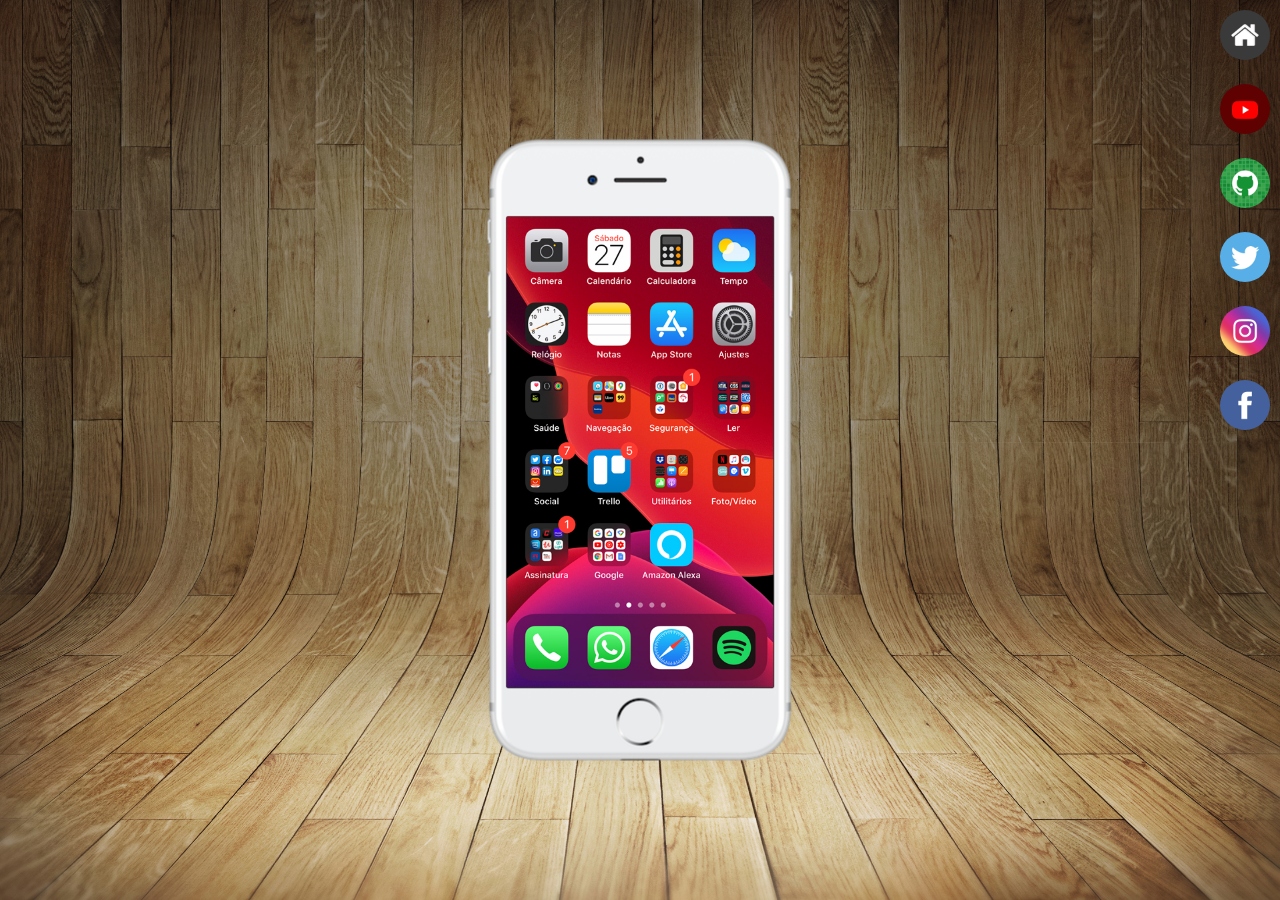
<file: index.html>
<!DOCTYPE html>
<html lang="pt-pt">
<head>
    <meta charset="UTF-8">
    <meta http-equiv="X-UA-Compatible" content="IE=edge">
    <meta name="viewport" content="width=device-width, initial-scale=1.0">
    <title>Projeto Redes Sociais</title>
    <link rel="shortcut icon" href="imagens/favicon.ico" type="image/x-icon">
    <link rel="stylesheet" href="estilos/style.css">
</head>
<body>

    <main>
        <section id="telefone">
            <iframe src="home.html" frameborder="0" name="tela" id="tela"></iframe>

        </section>

        <section id="redes-sociais">
            <a href="home.html" target="tela"> <img src="imagens/logo-home.jpg" alt="home"></a>
            <a href="youtube.html" target="tela"> <img src="imagens/logo-youtube.jpg" alt="youtube"></a>
            <a href="github.html" target="tela"> <img src="imagens/logo-github.jpg" alt="github"></a>
            <a href="twitter.html" target="tela"> <img src="imagens/logo-twitter.jpg" alt=""twitter></a>
            <a href="insta.html" target="tela"> <img src="imagens/logo-instagram.jpg" alt="instagram"></a>
            <a href="face.html" target="tela"> <img src="imagens/logo-facebook.jpg" alt="facebook"></a>
        </section>
    </main>
    
    
</body>
</html>
</file>
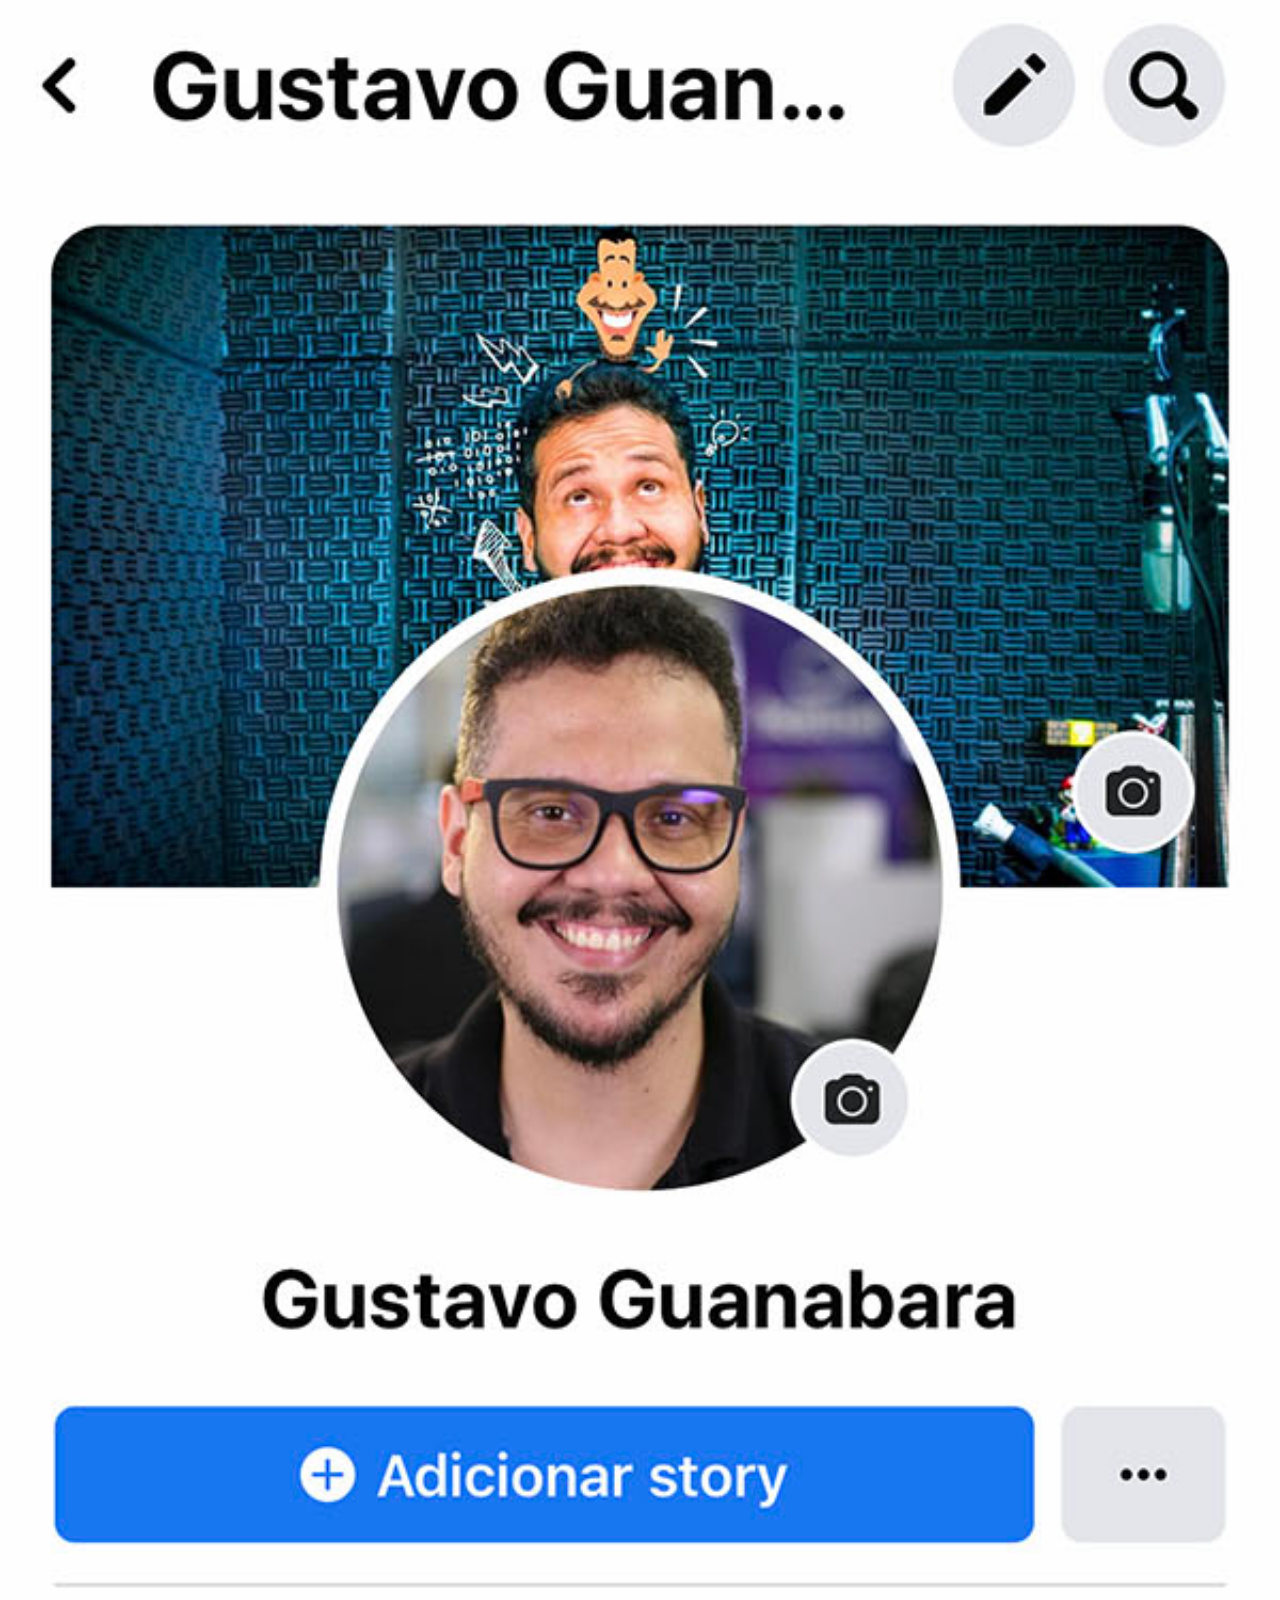
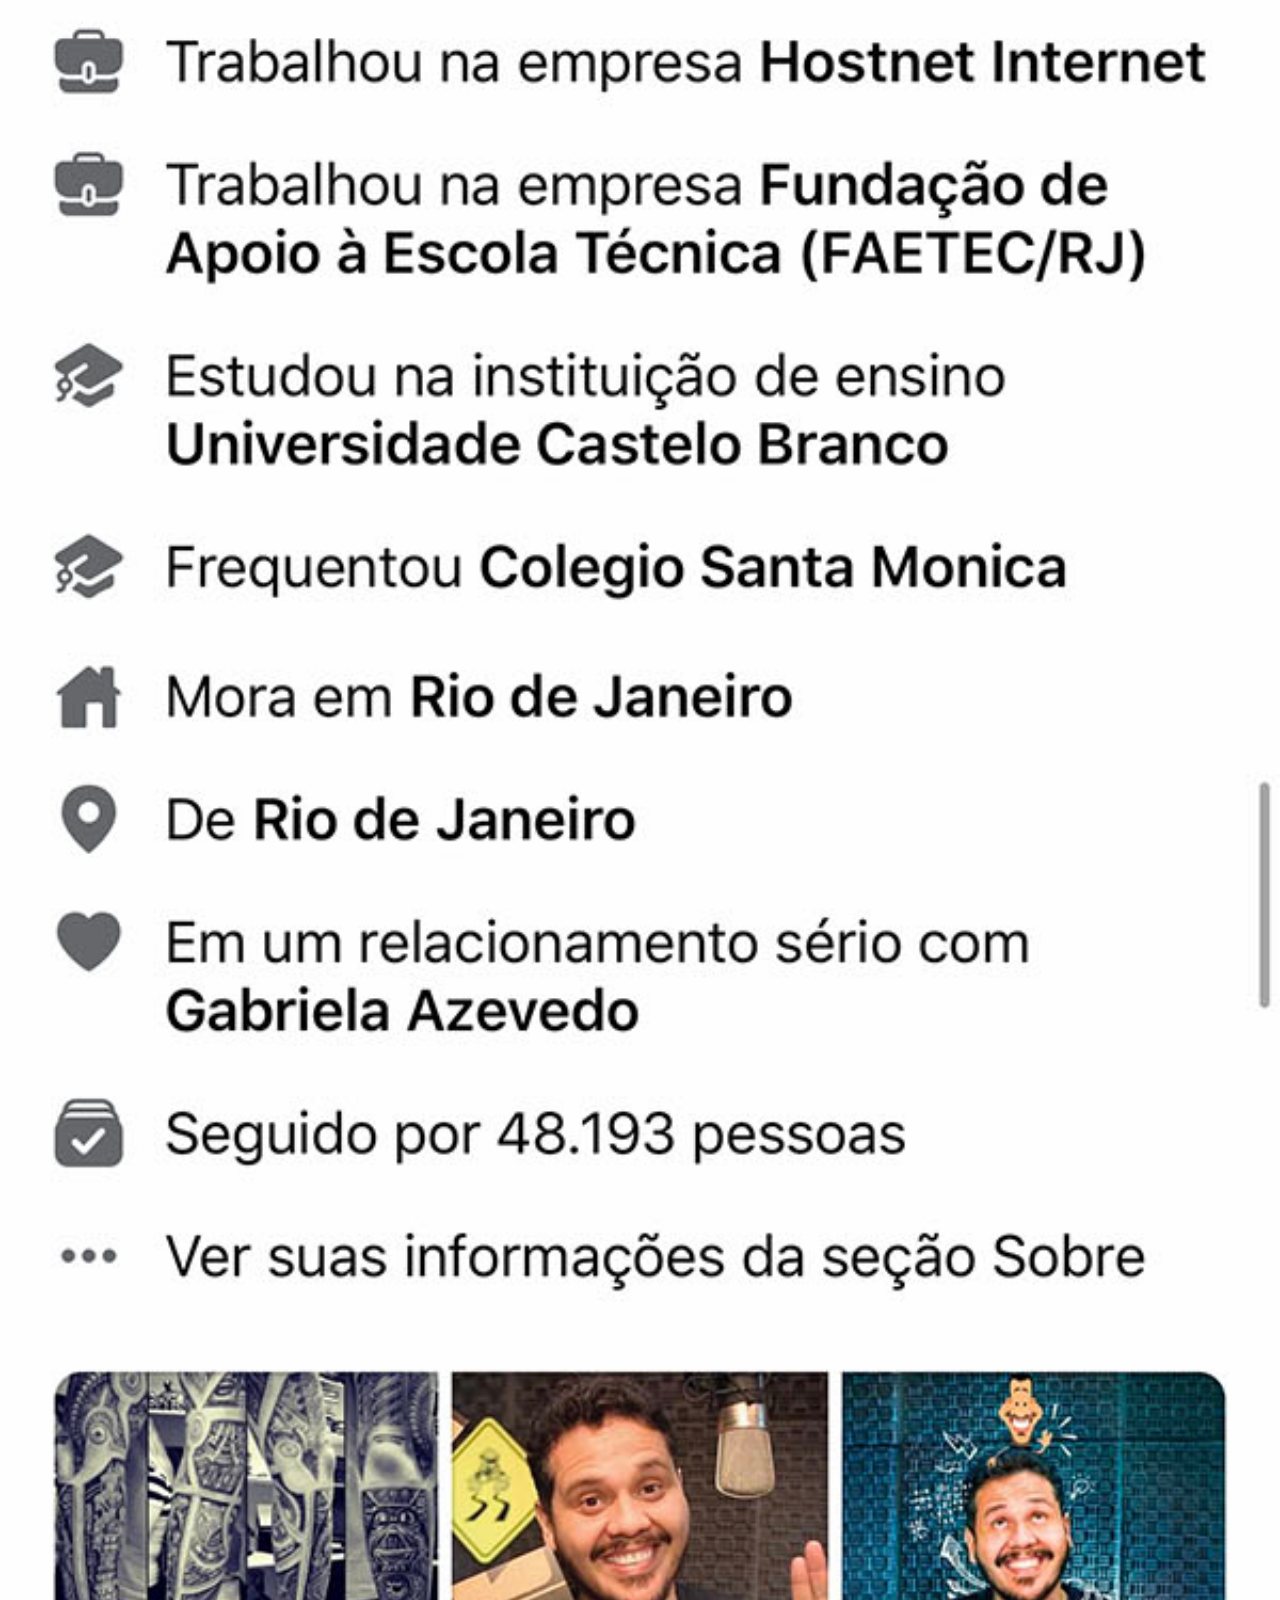
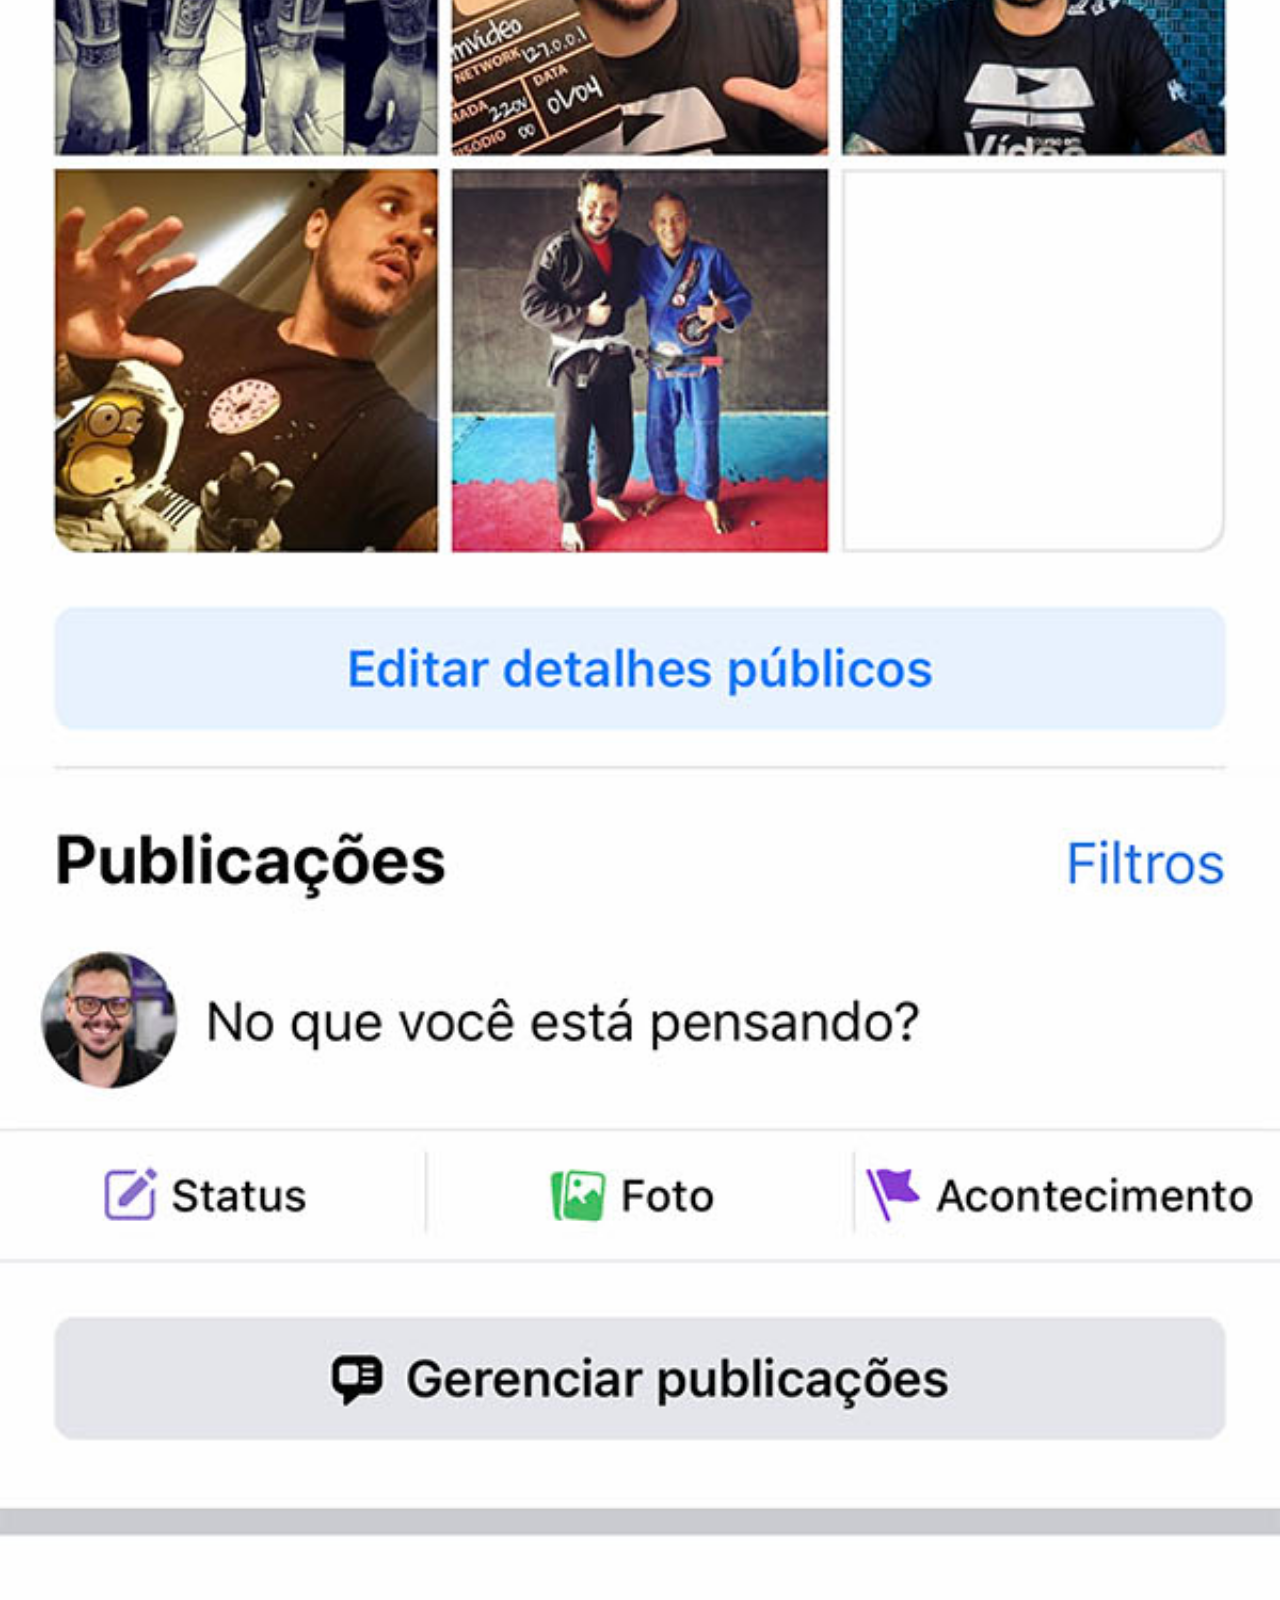
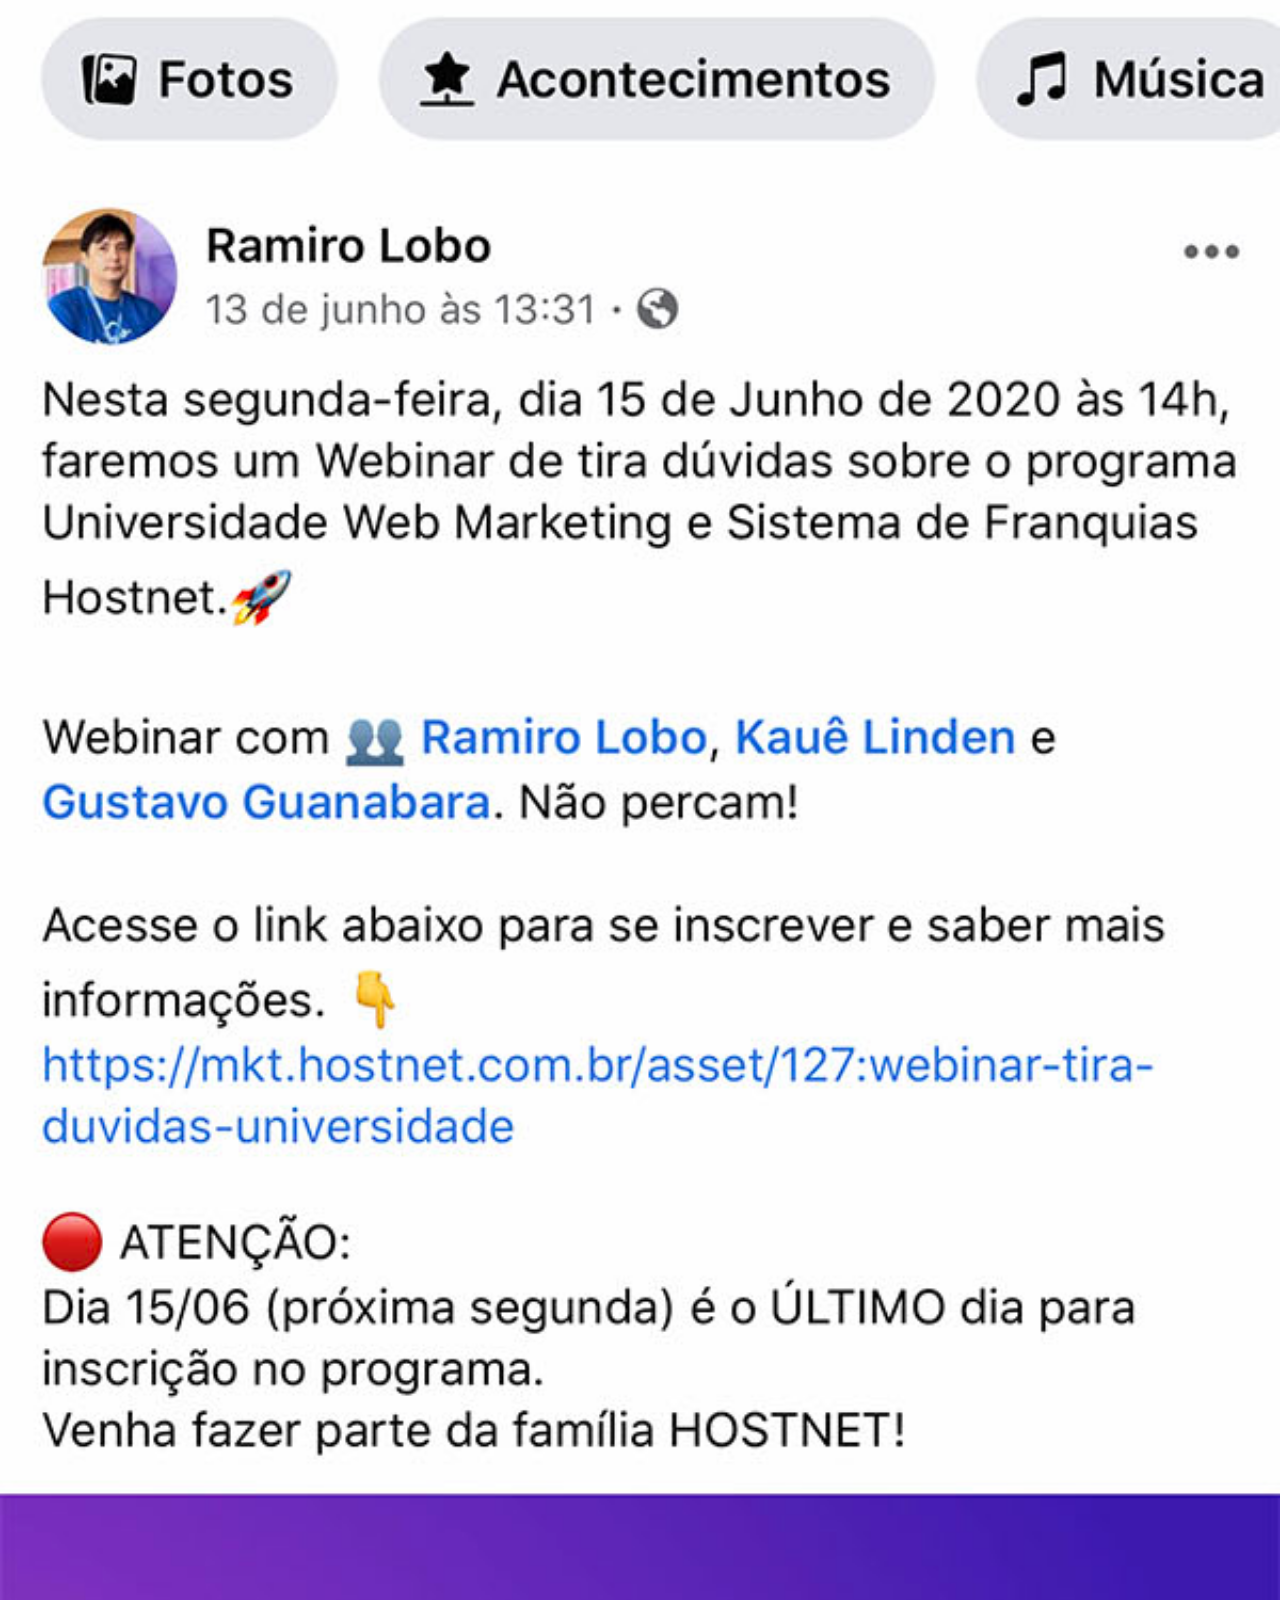
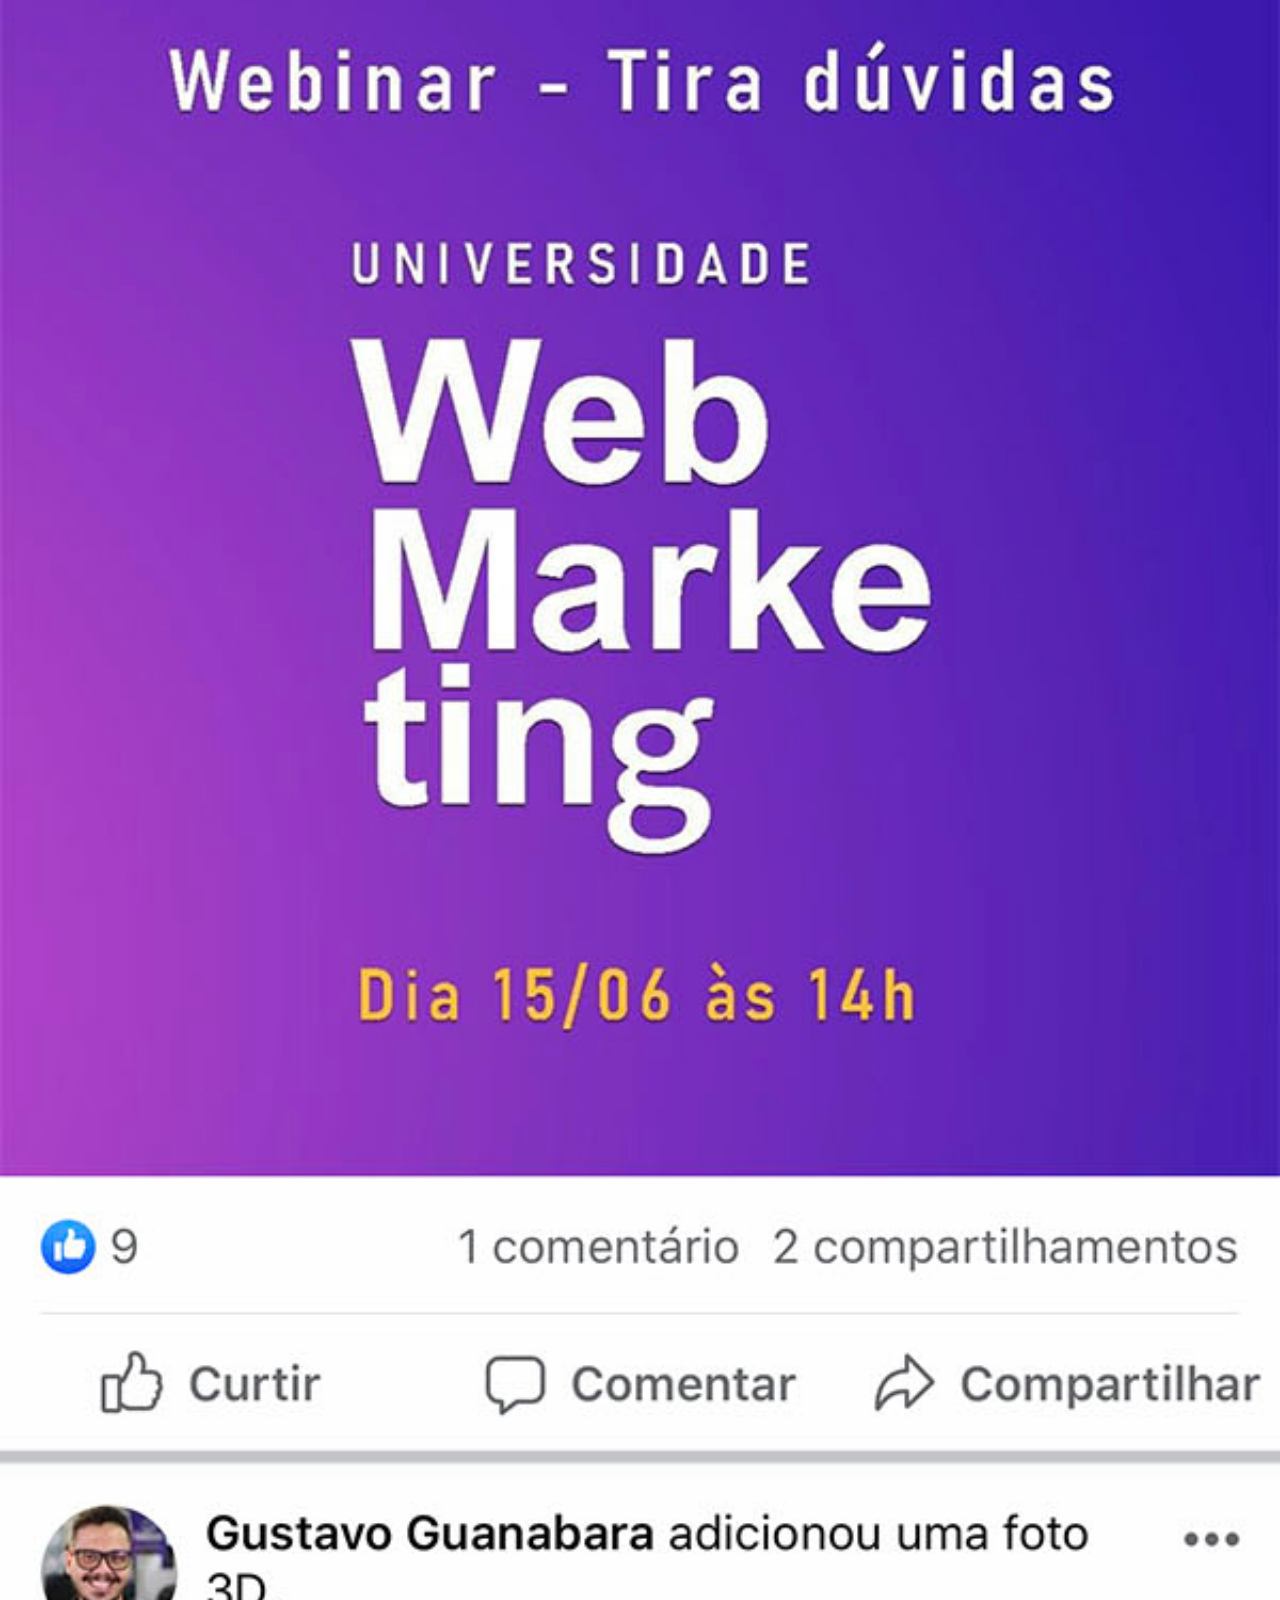
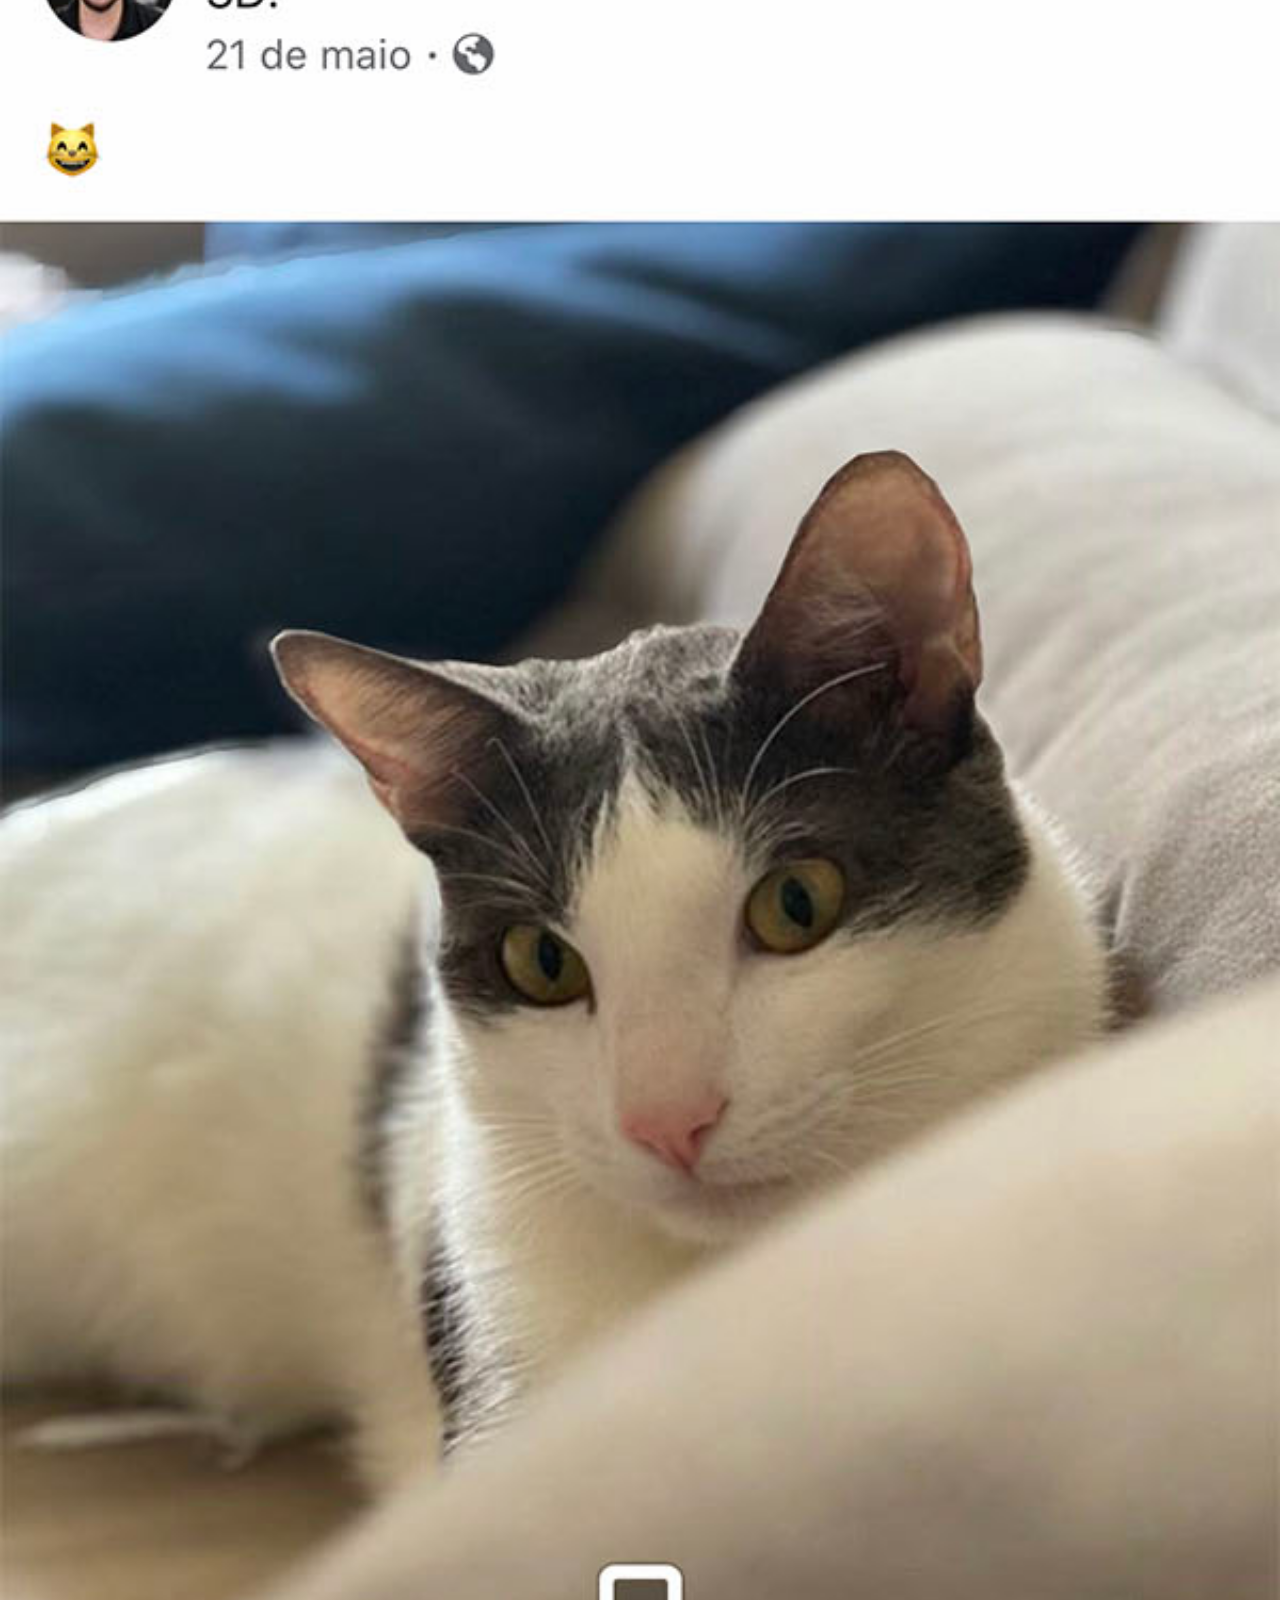
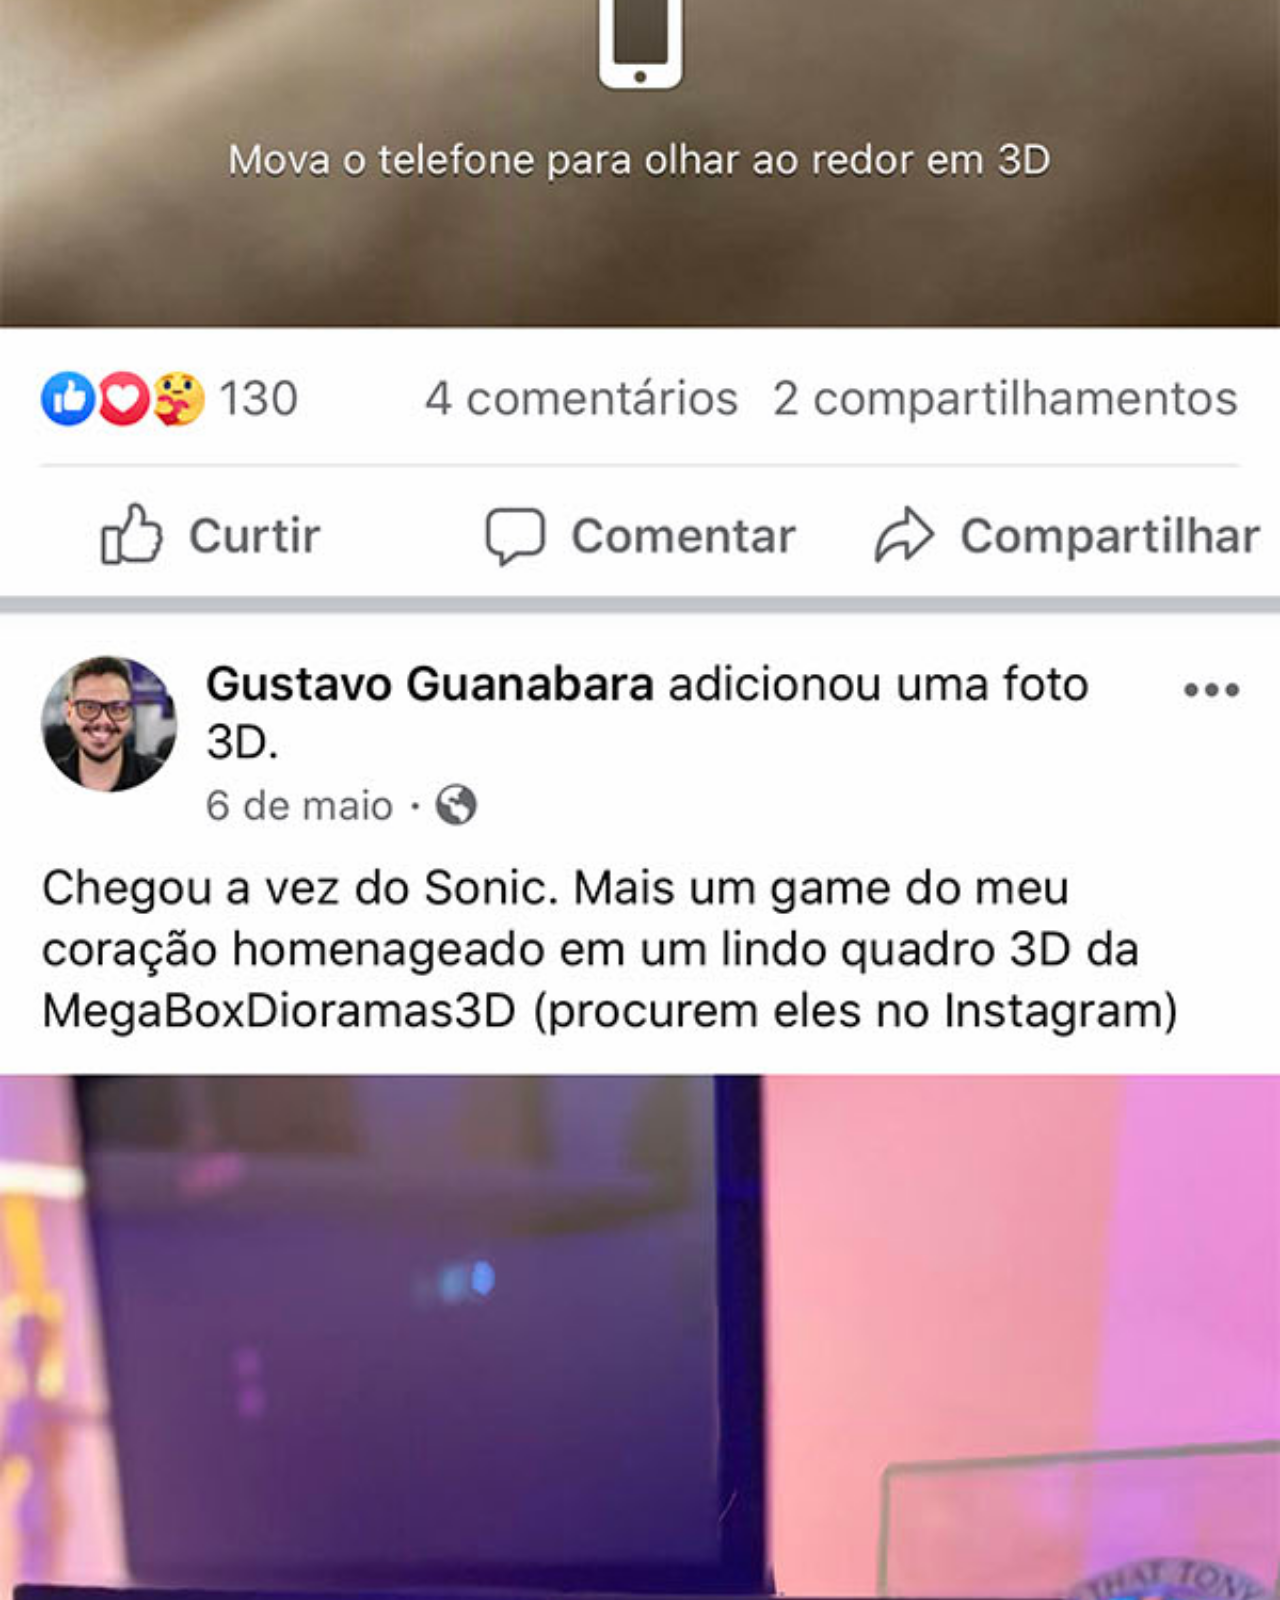
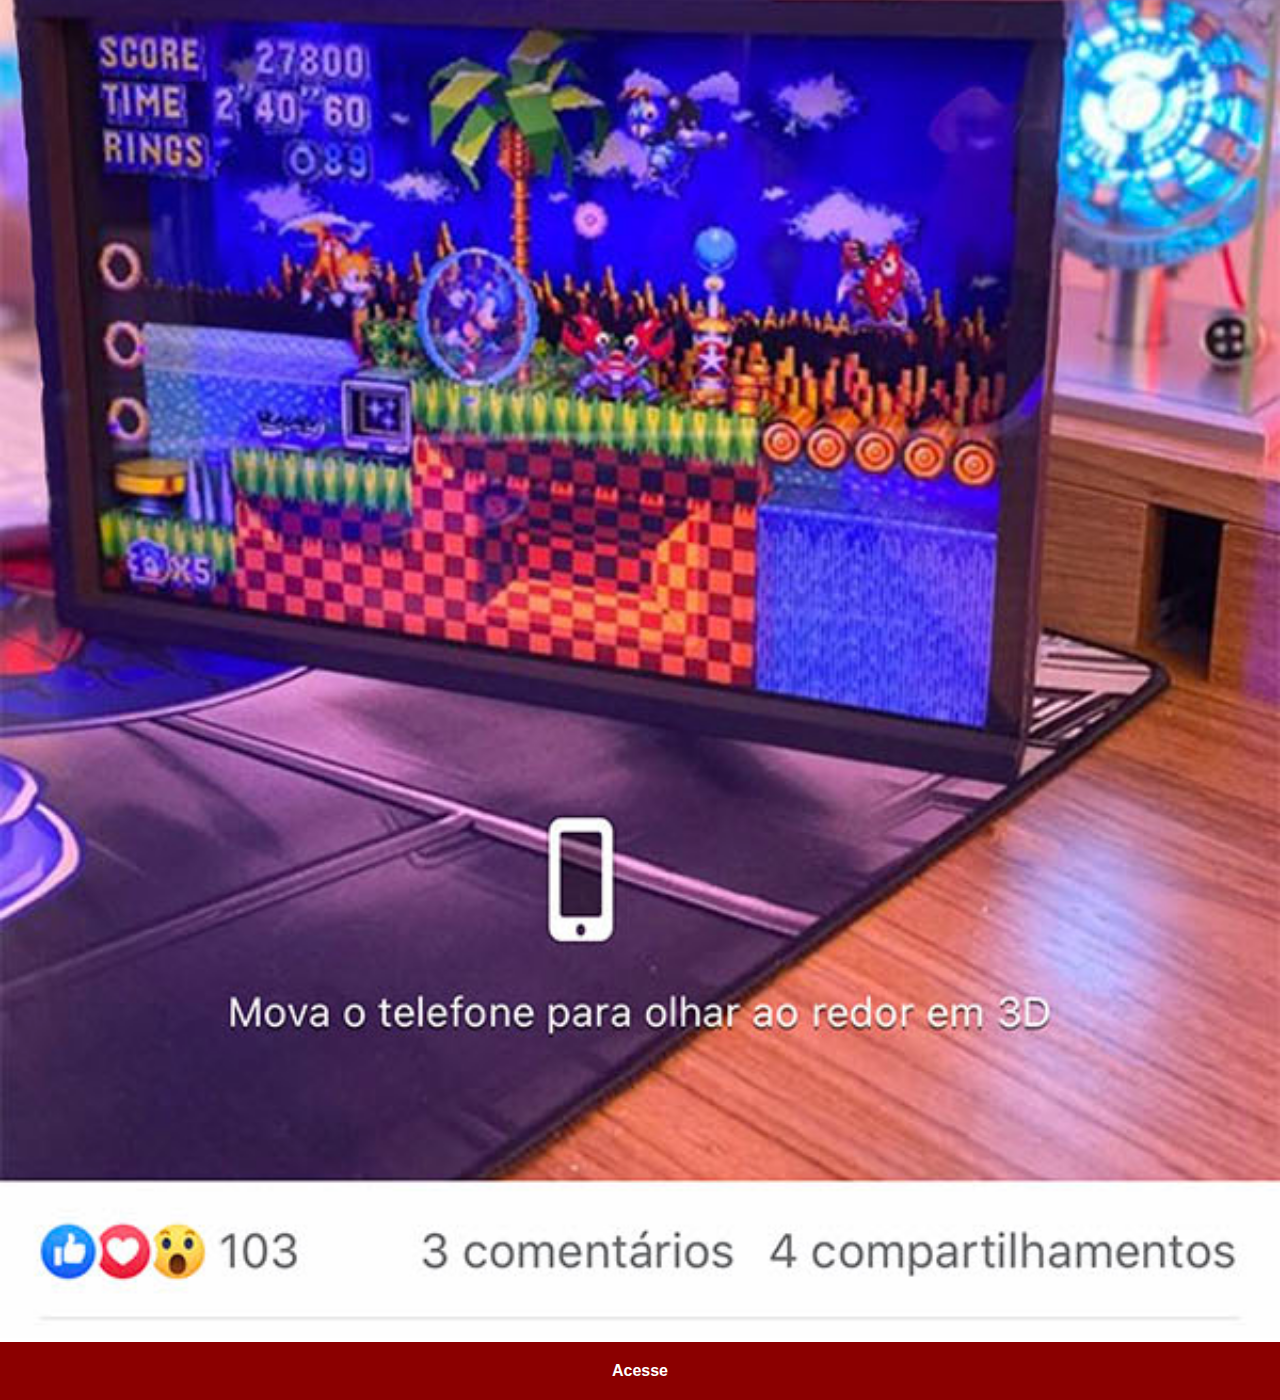
<file: face.html>
<!DOCTYPE html>
<html lang="pt-pt">
<head>
    <meta charset="UTF-8">
    <meta http-equiv="X-UA-Compatible" content="IE=edge">
    <meta name="viewport" content="width=device-width, initial-scale=1.0">
    <title>facebook</title>
    <link rel="stylesheet" href="estilos/social.css">
</head>
<body>

    <img src="imagens/tela-facebook.jpg" alt="facebook">
    <a href="https://www.facebook.com/gustavoguanabara/" target="_blank">Acesse</a>
</body>
</html>
</file>
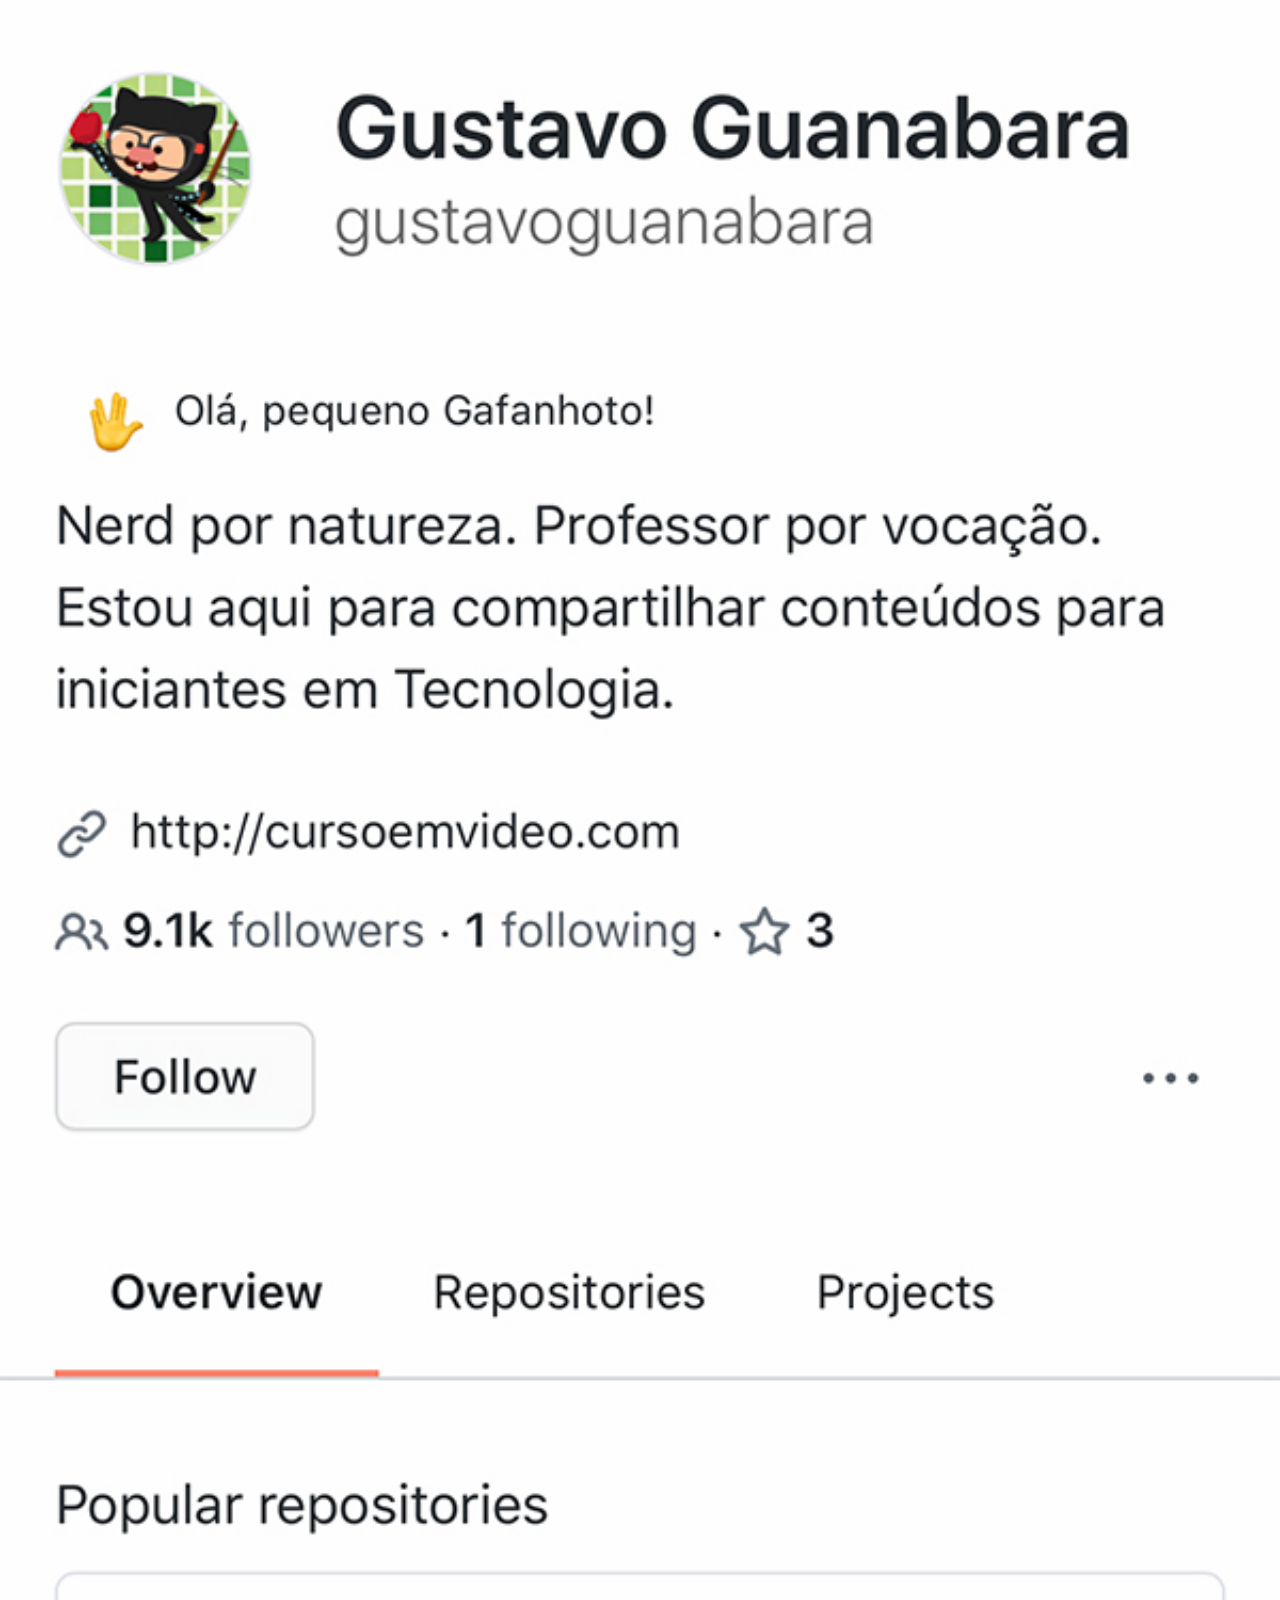
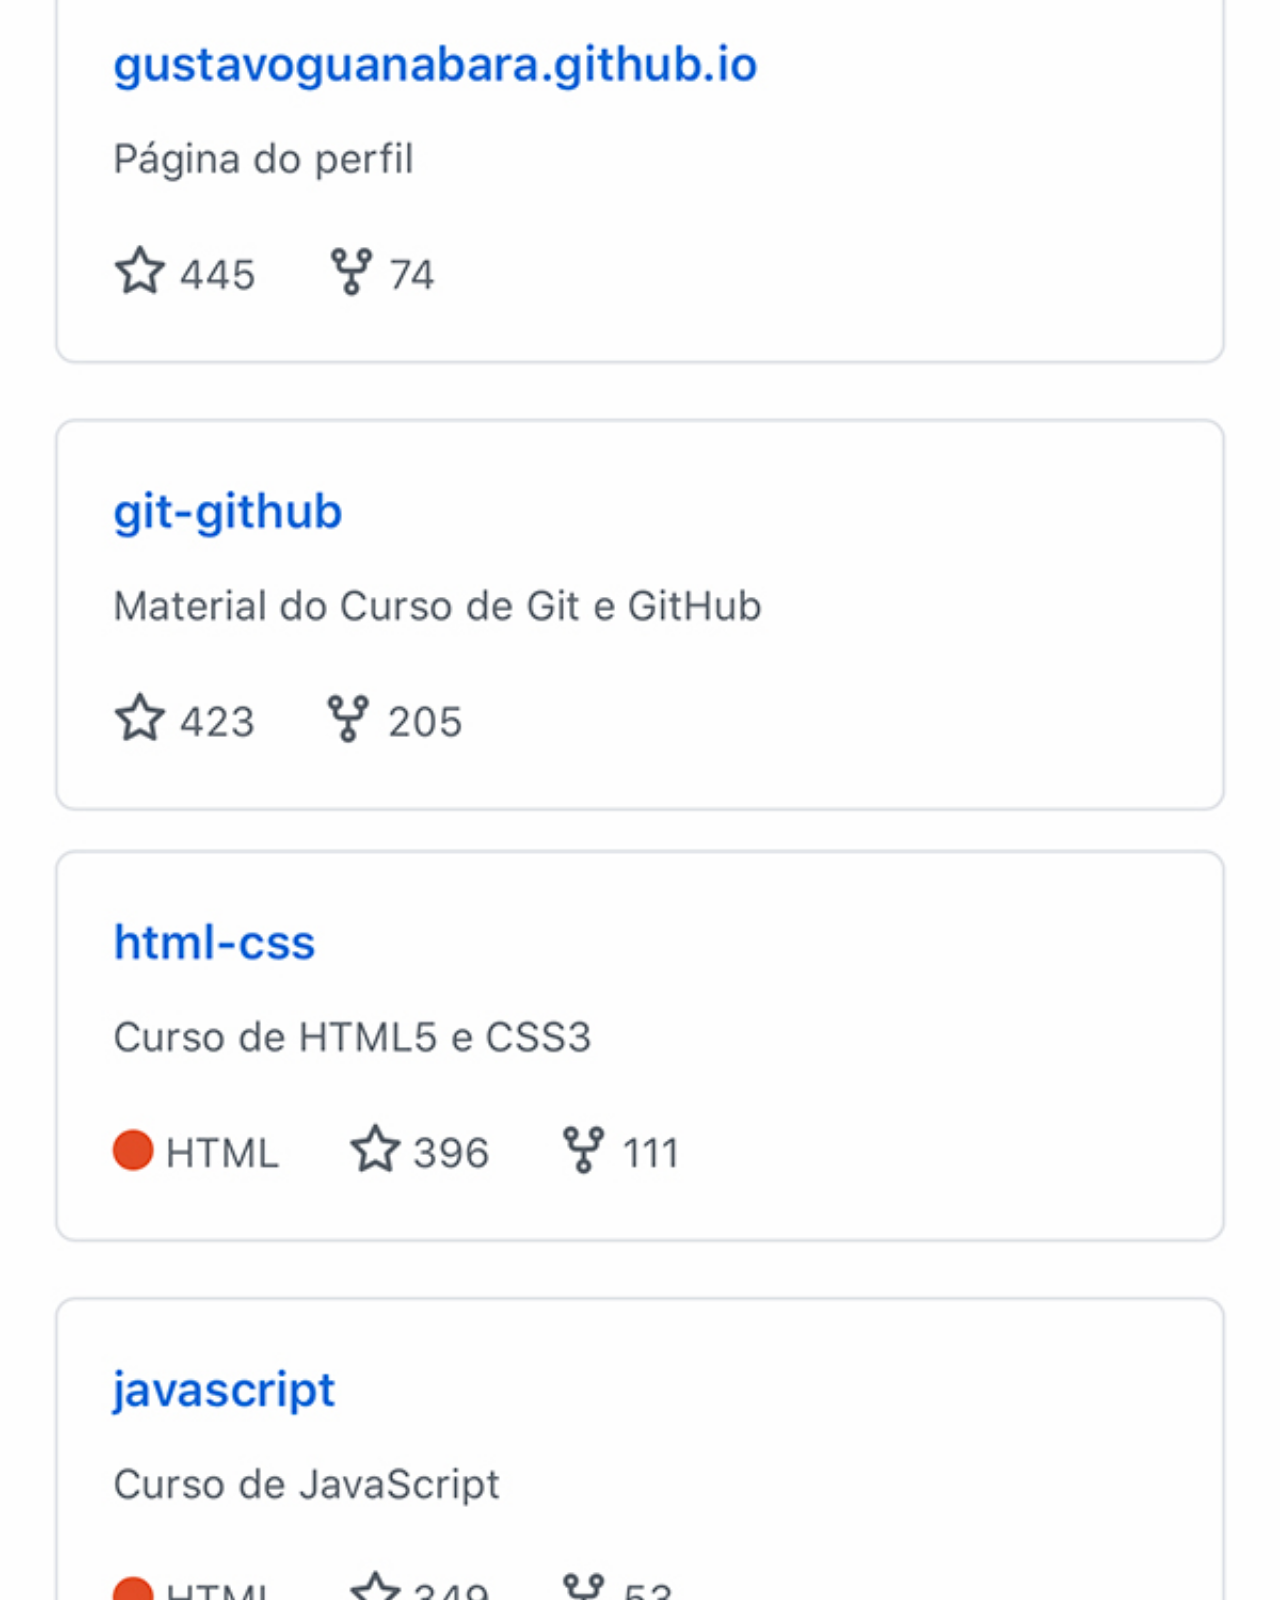
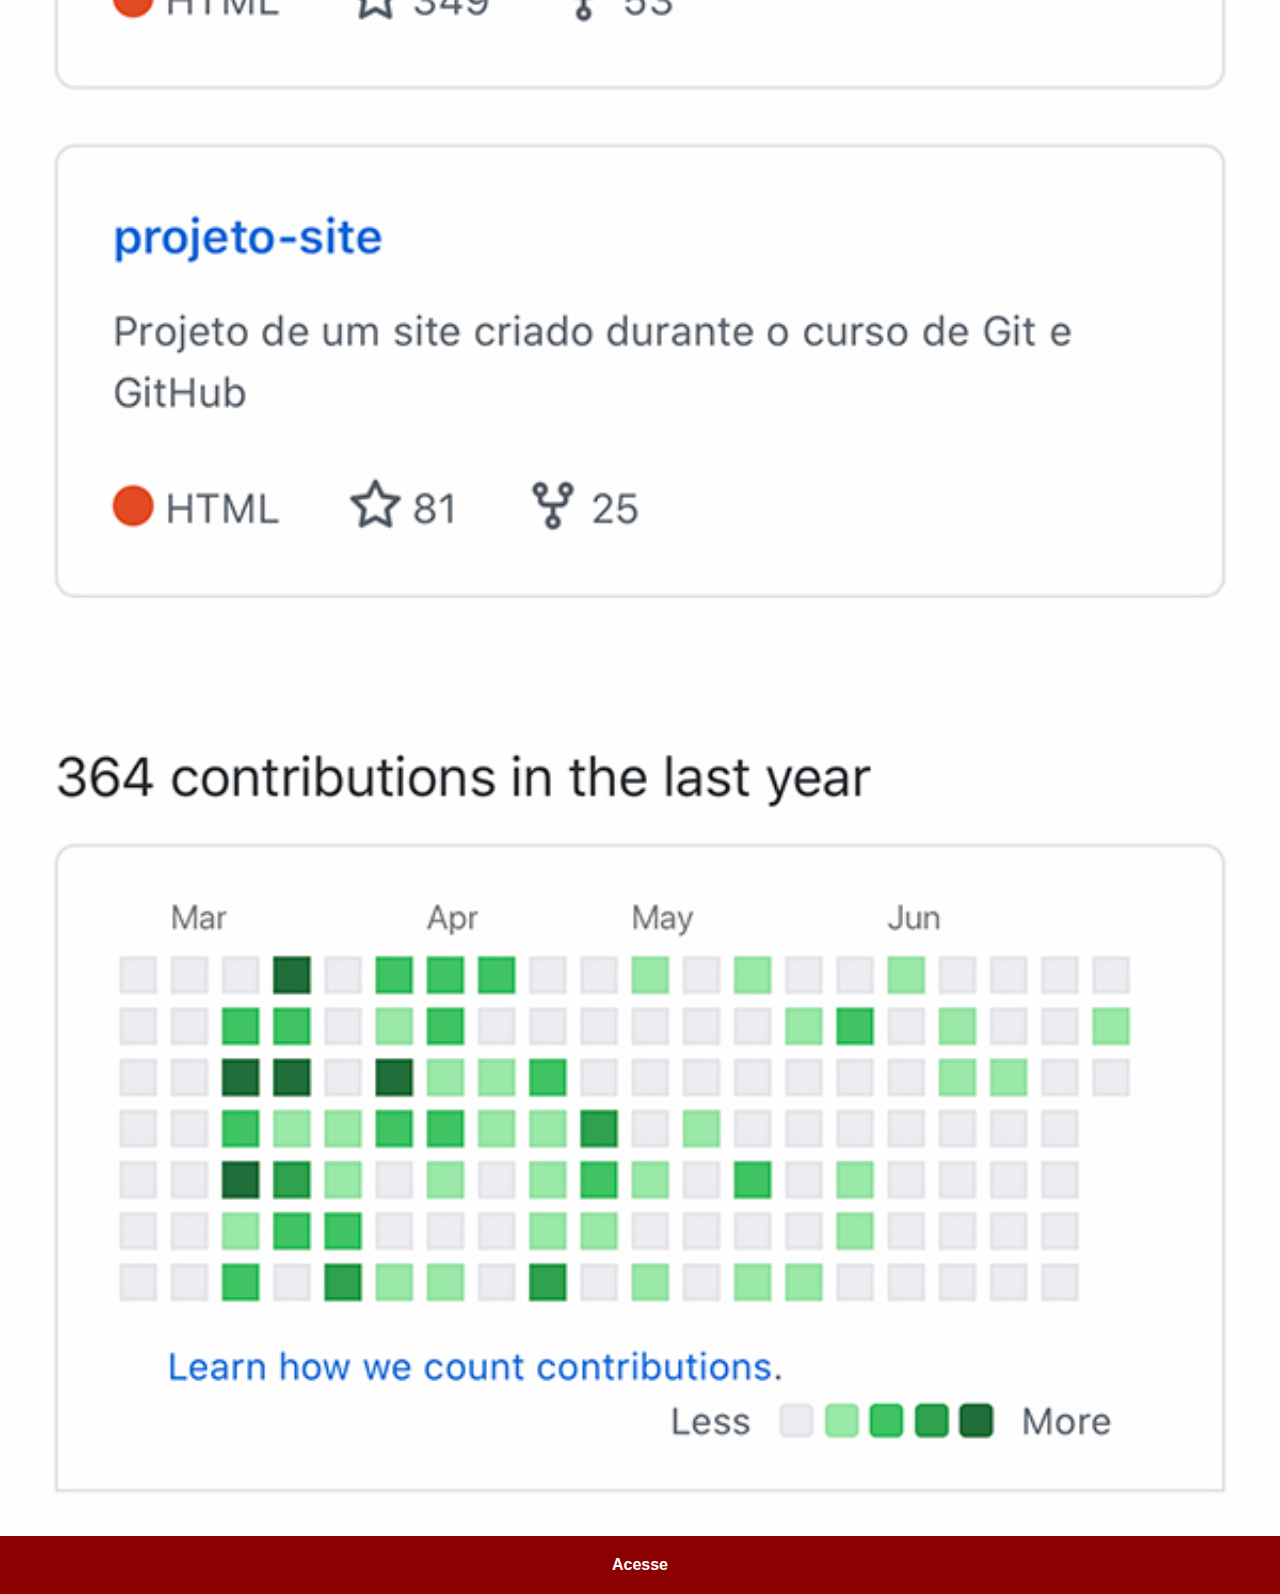
<file: github.html>
<!DOCTYPE html>
<html lang="pt-pt">
<head>
    <meta charset="UTF-8">
    <meta http-equiv="X-UA-Compatible" content="IE=edge">
    <meta name="viewport" content="width=device-width, initial-scale=1.0">
    <title>Github</title>
    <link rel="stylesheet" href="estilos/social.css">
</head>
<body>

    <img src="imagens/tela-github.jpg" alt="Github">
    <a href="https://github.com/gustavoguanabara" target="_blank">Acesse</a>
</body>
</html>
</file>
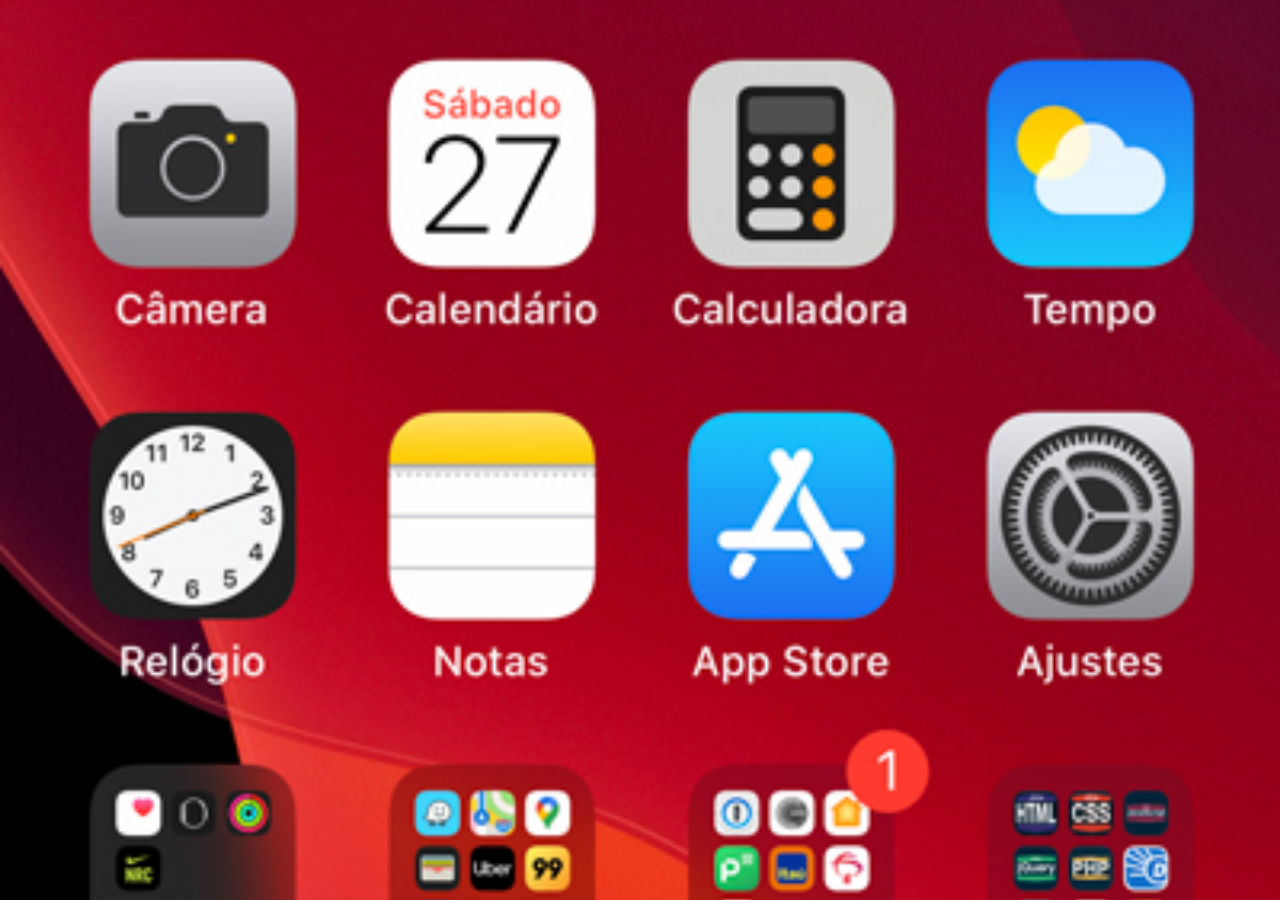
<file: home.html>
<!DOCTYPE html>
<html lang="pt-pt">
<head>
    <meta charset="UTF-8">
    <meta http-equiv="X-UA-Compatible" content="IE=edge">
    <meta name="viewport" content="width=device-width, initial-scale=1.0">
    <title>Document</title>
    <style>
        *{
            margin: 0;
            padding: 0;
        }

        body
        {
            width: 100vw;
            height: 100vh;
            background: black url("imagens/tela-home.jpg") no-repeat top center;
            background-size: cover;
        }
    </style>
</head>
<body>
    
</body>
</html>
</file>
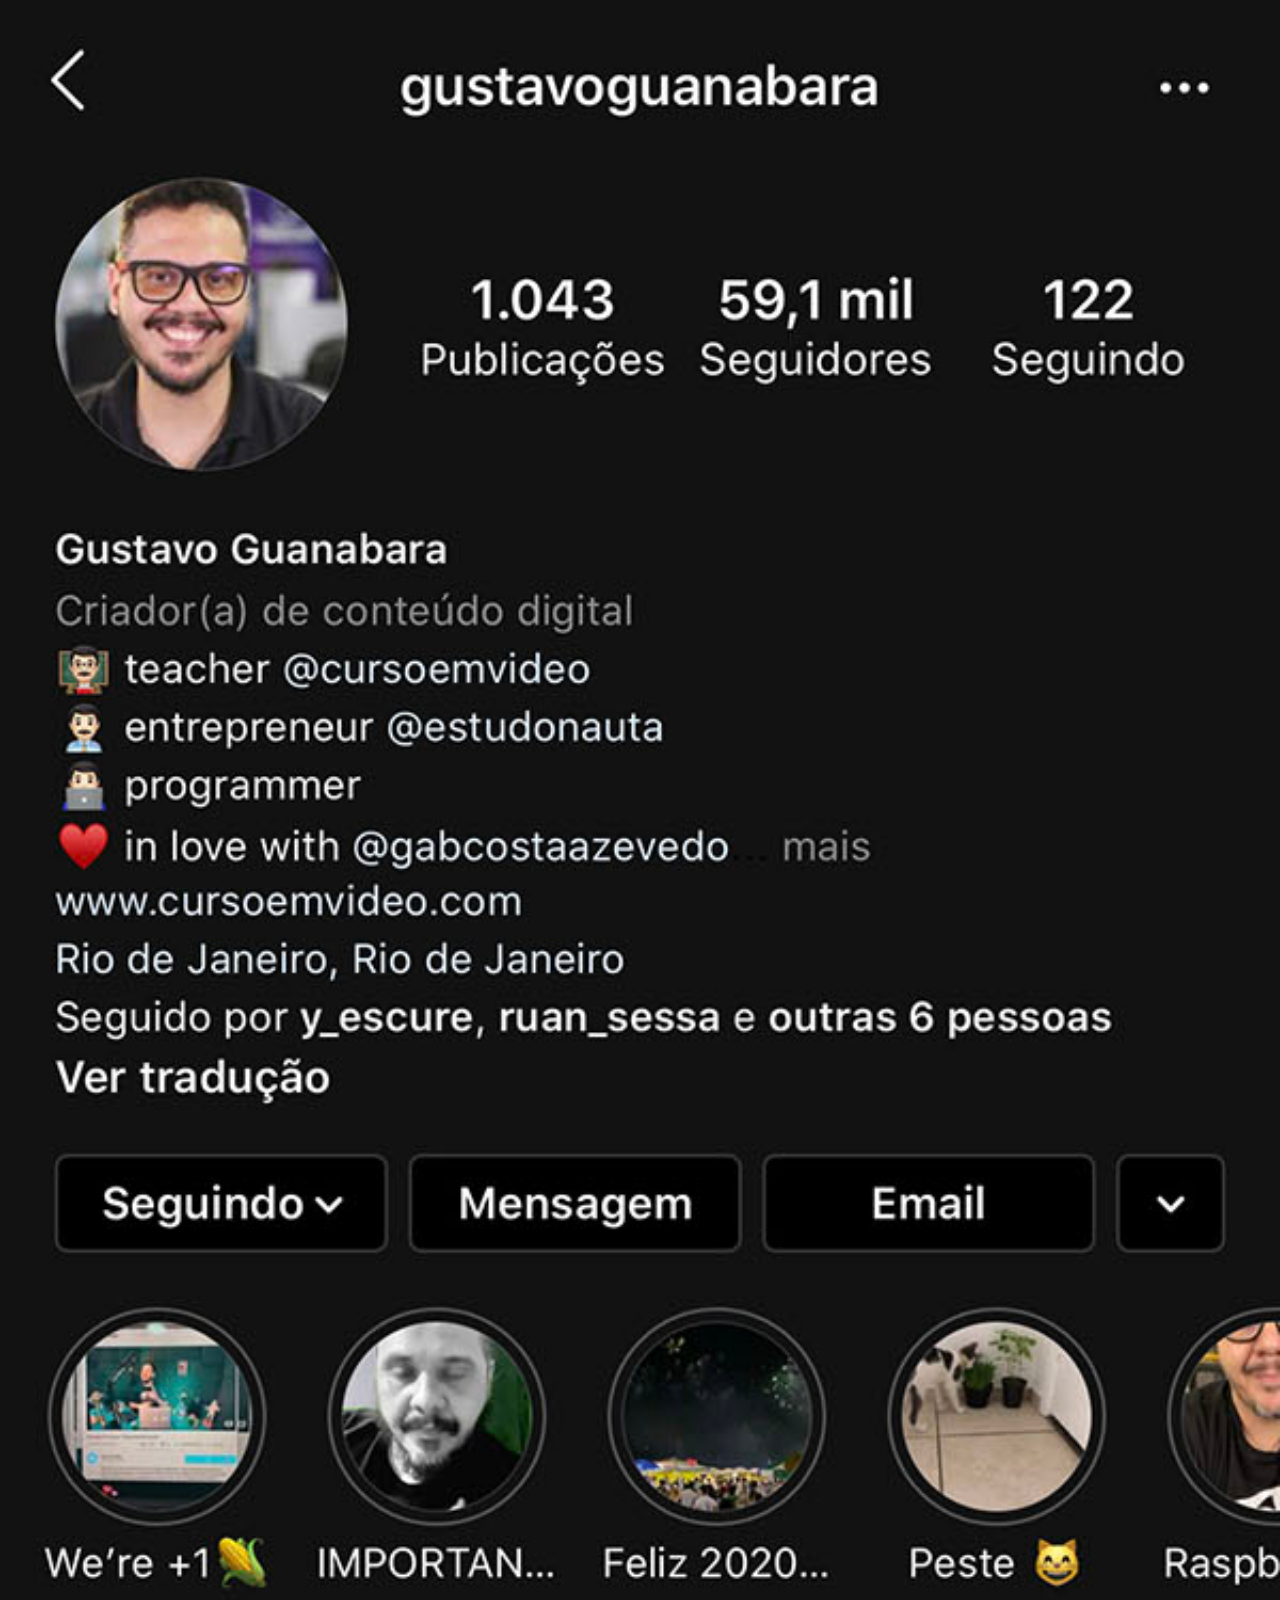
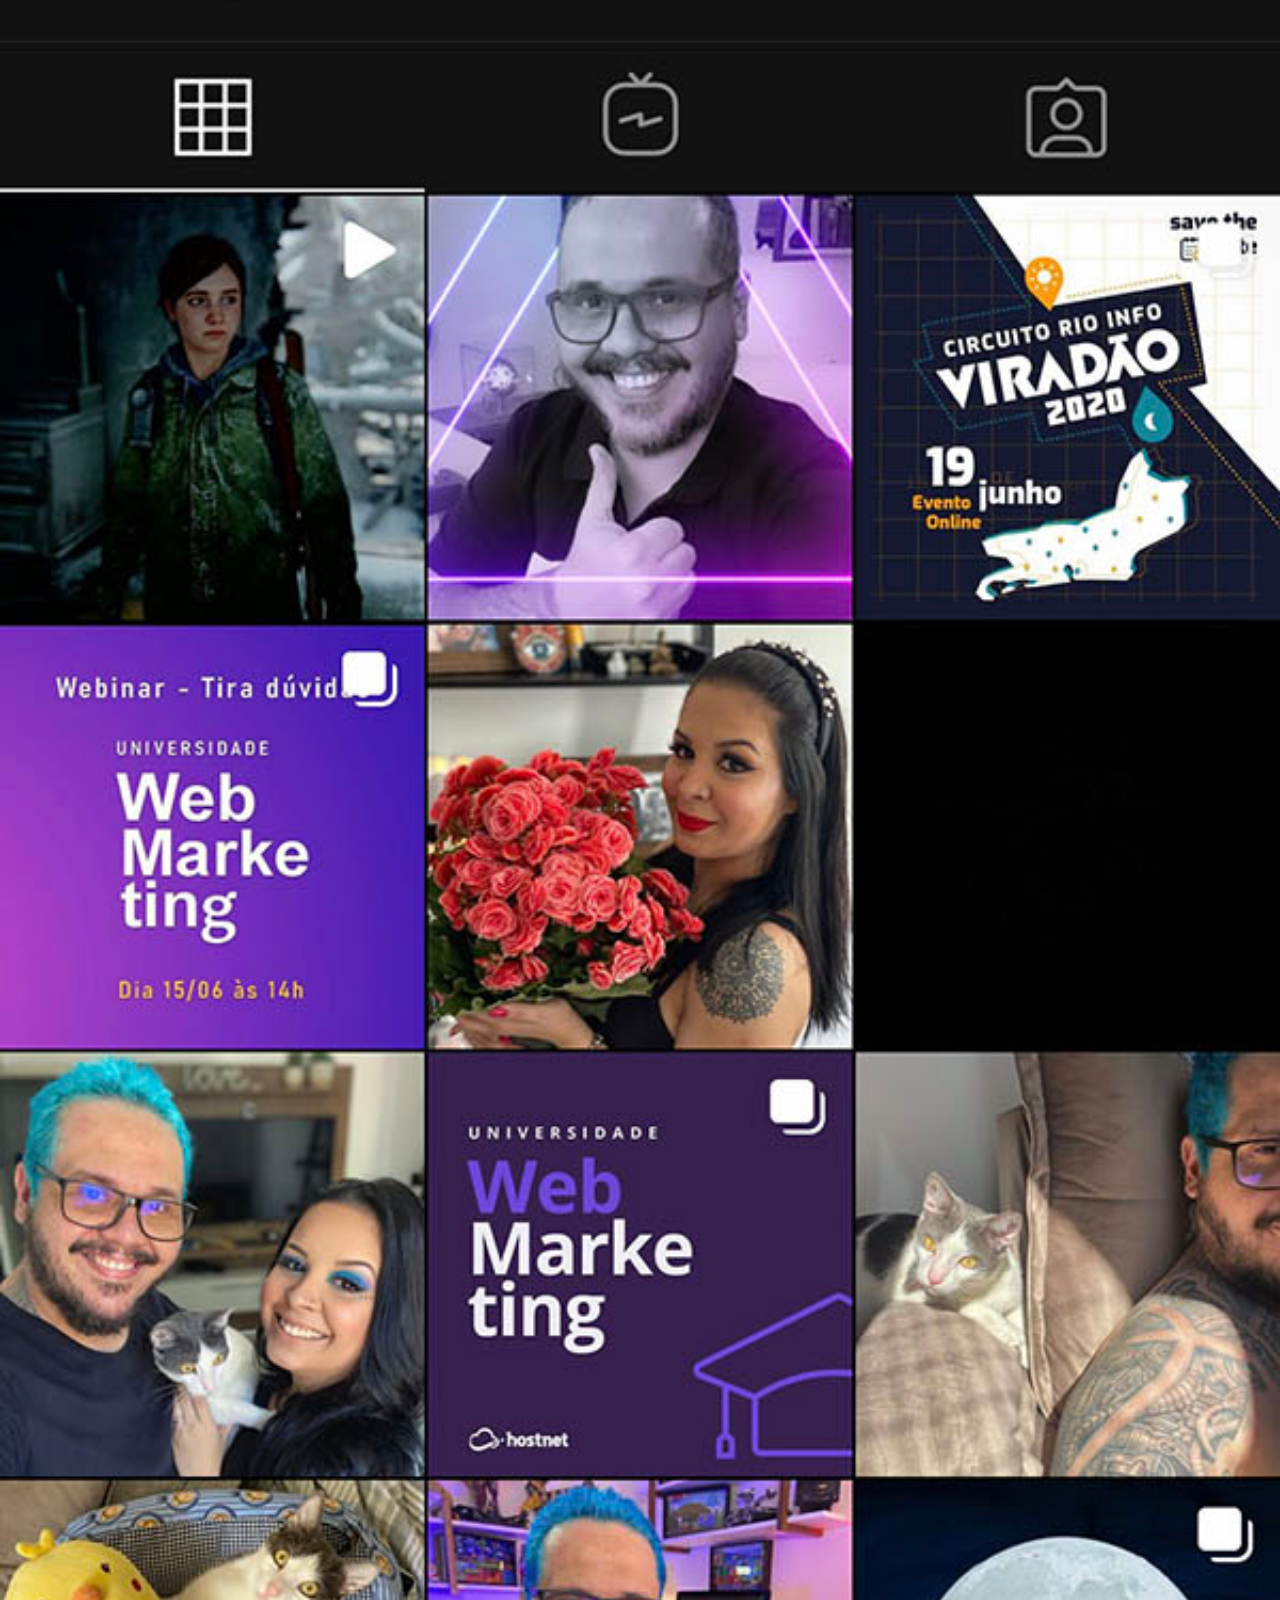
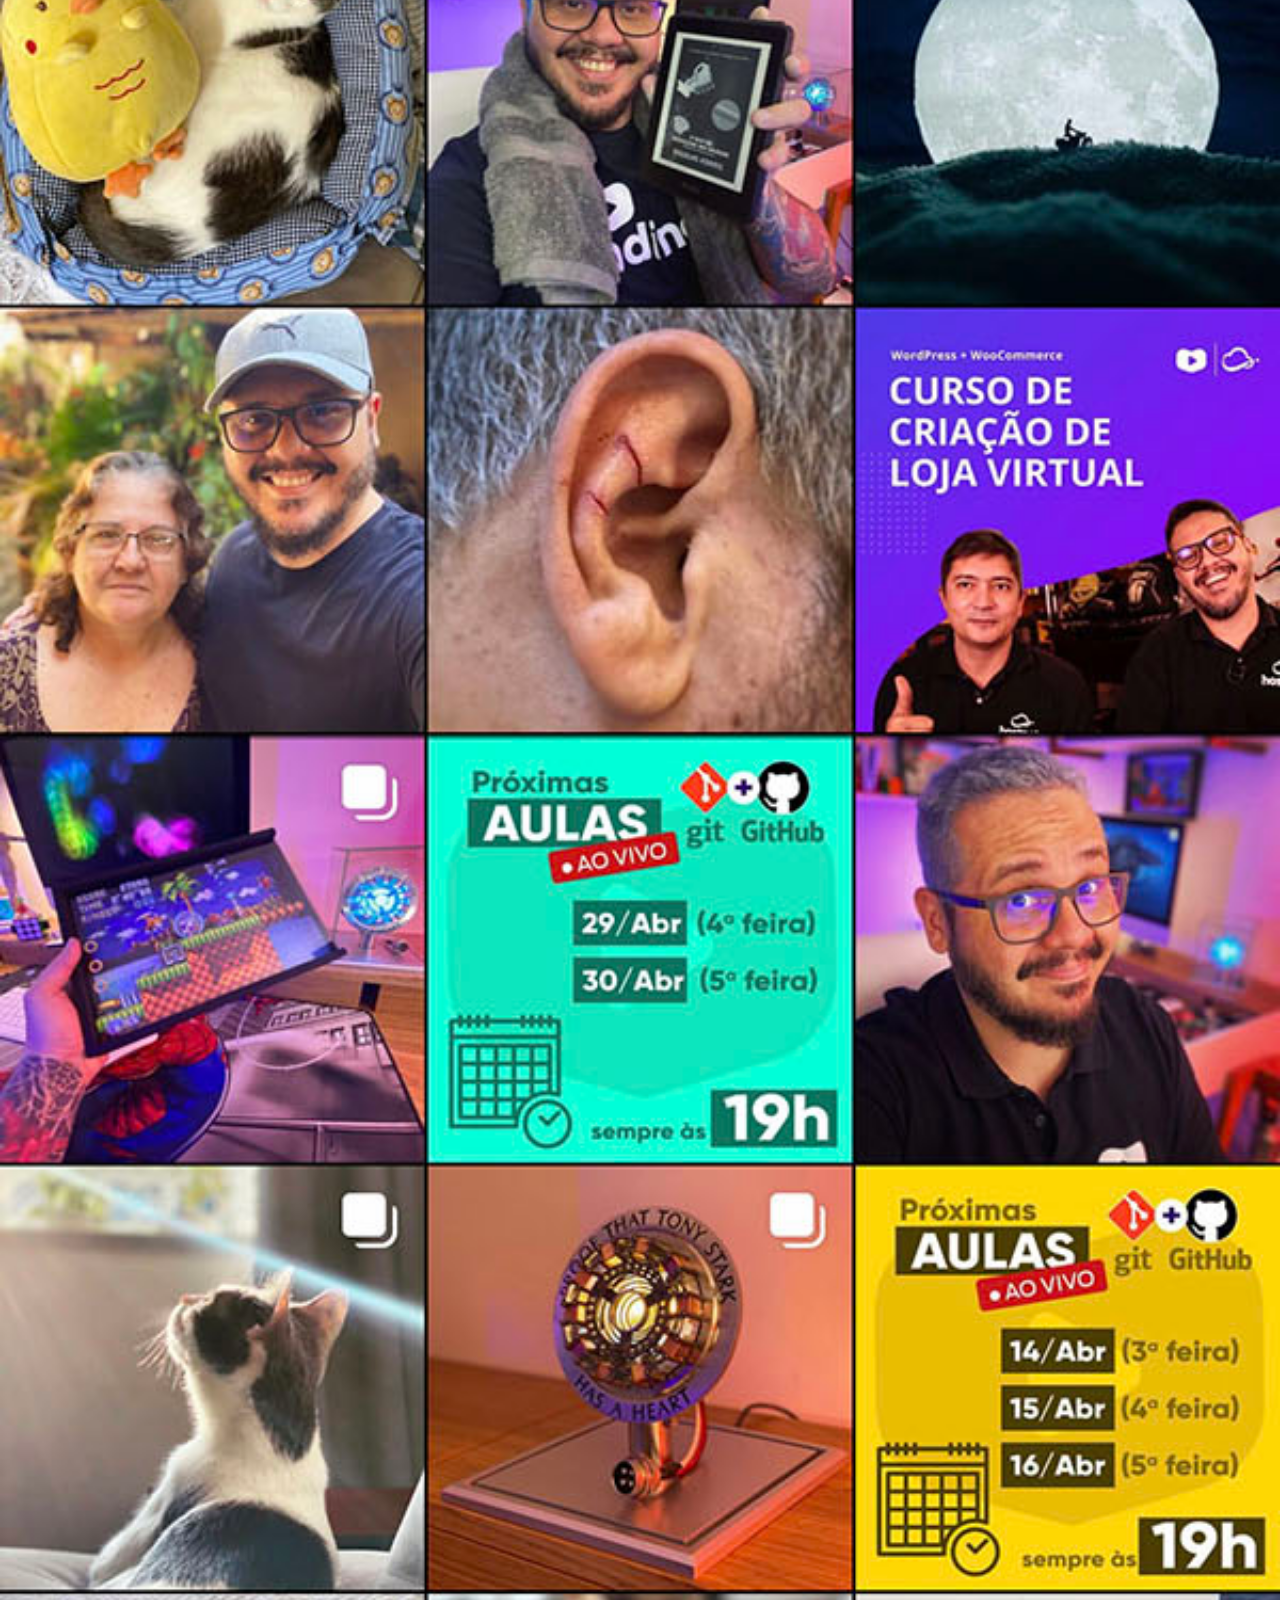
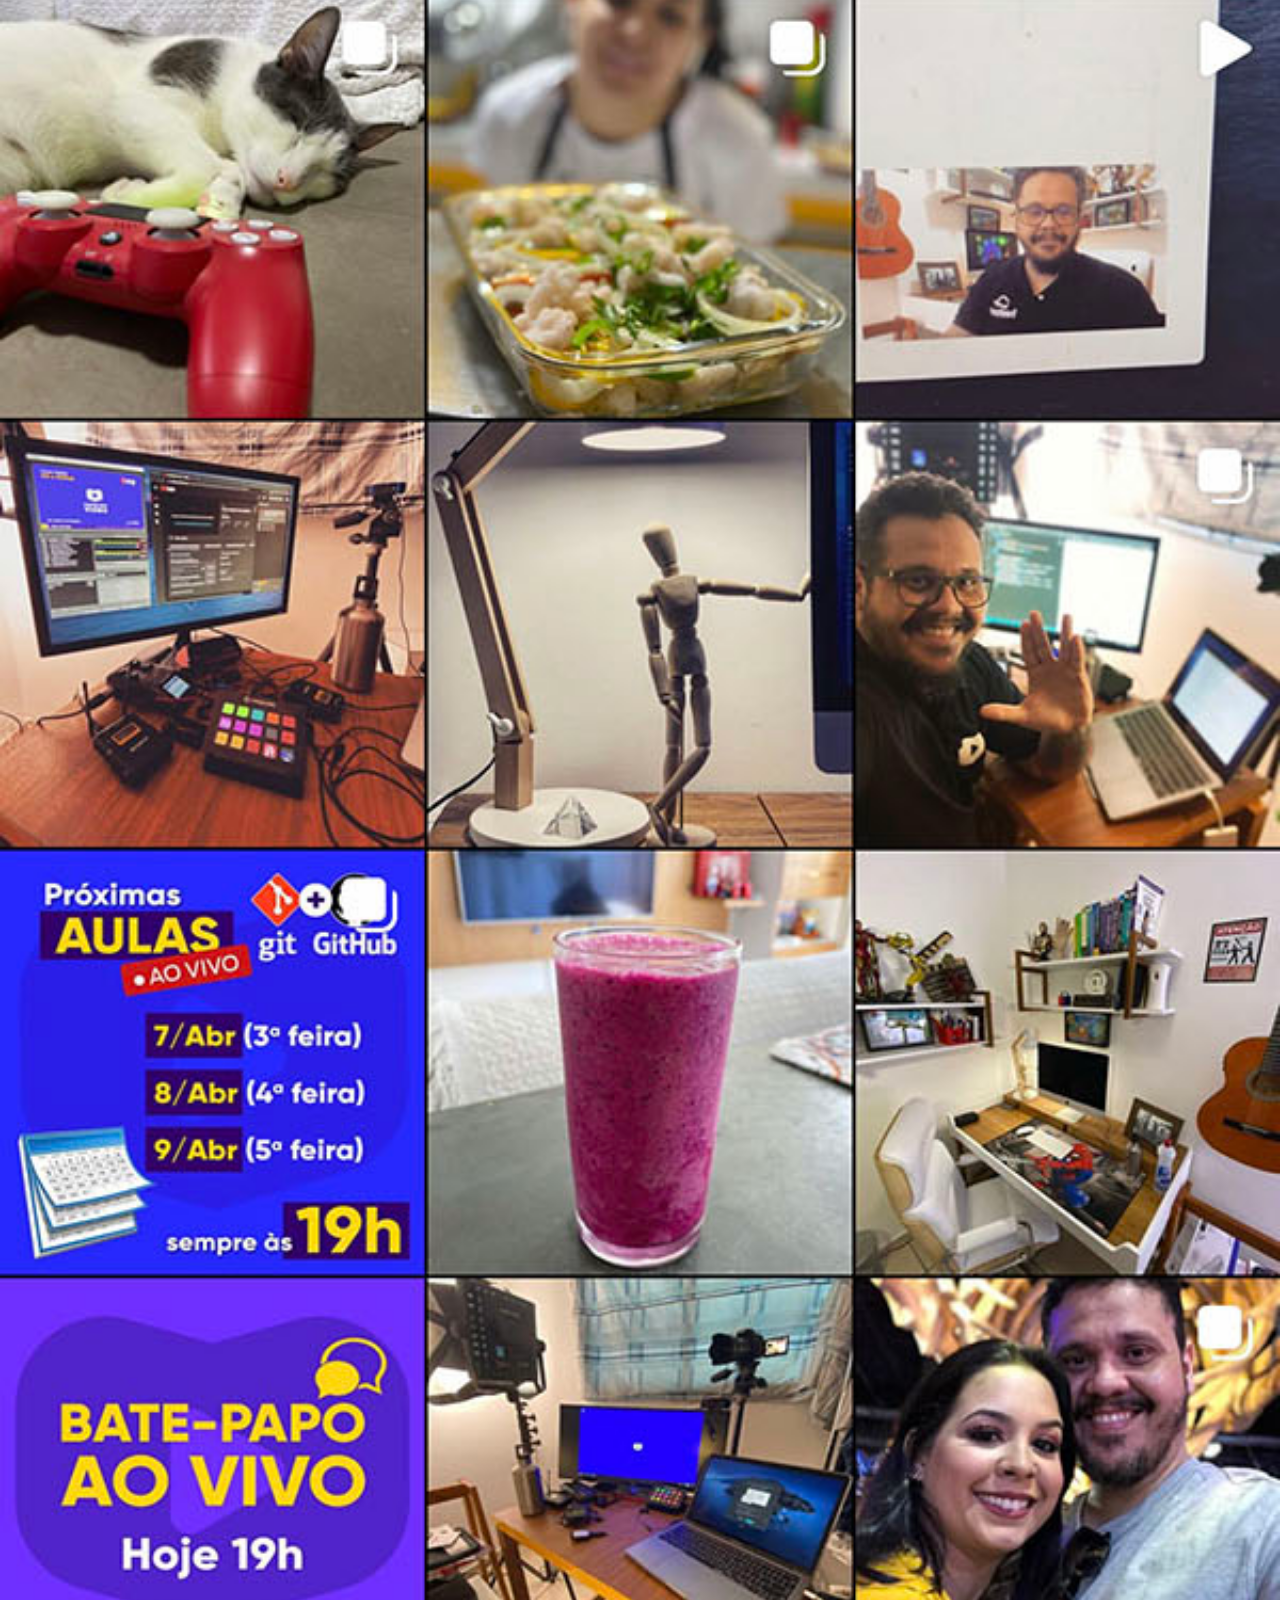
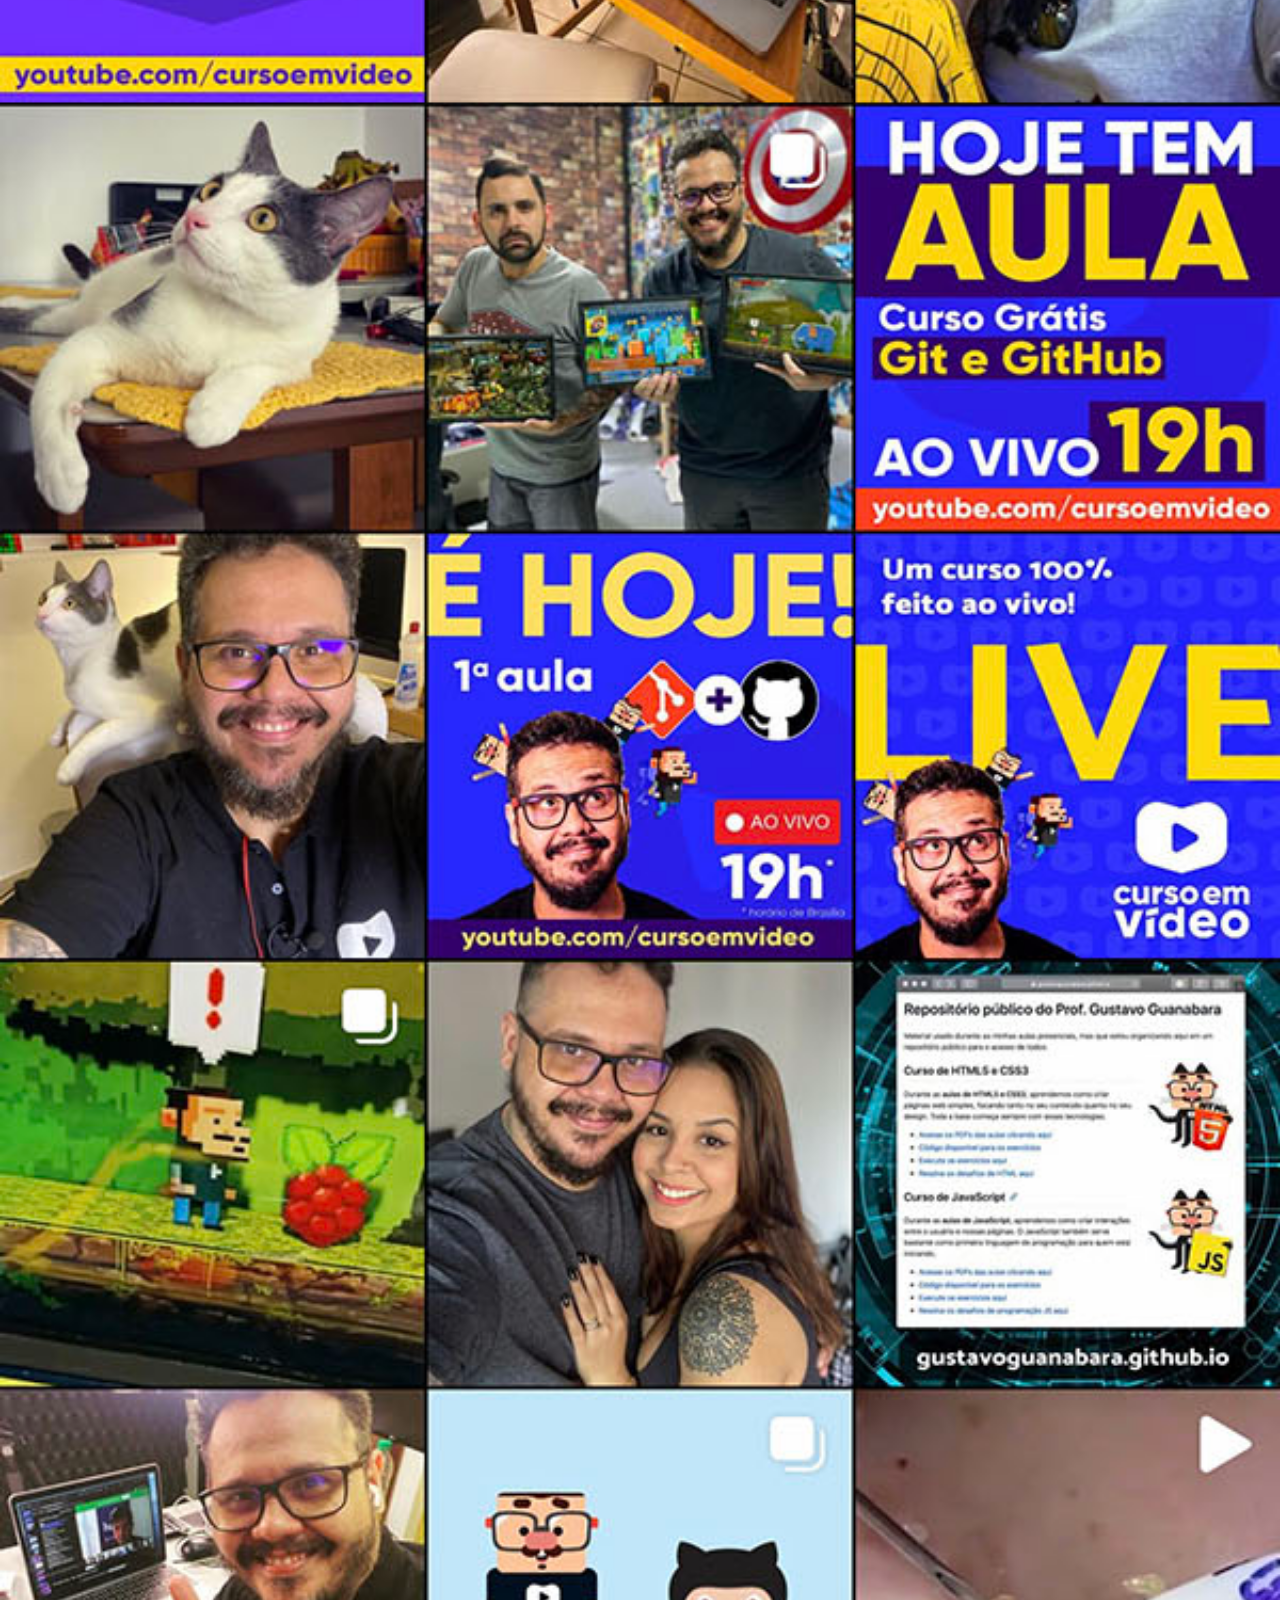
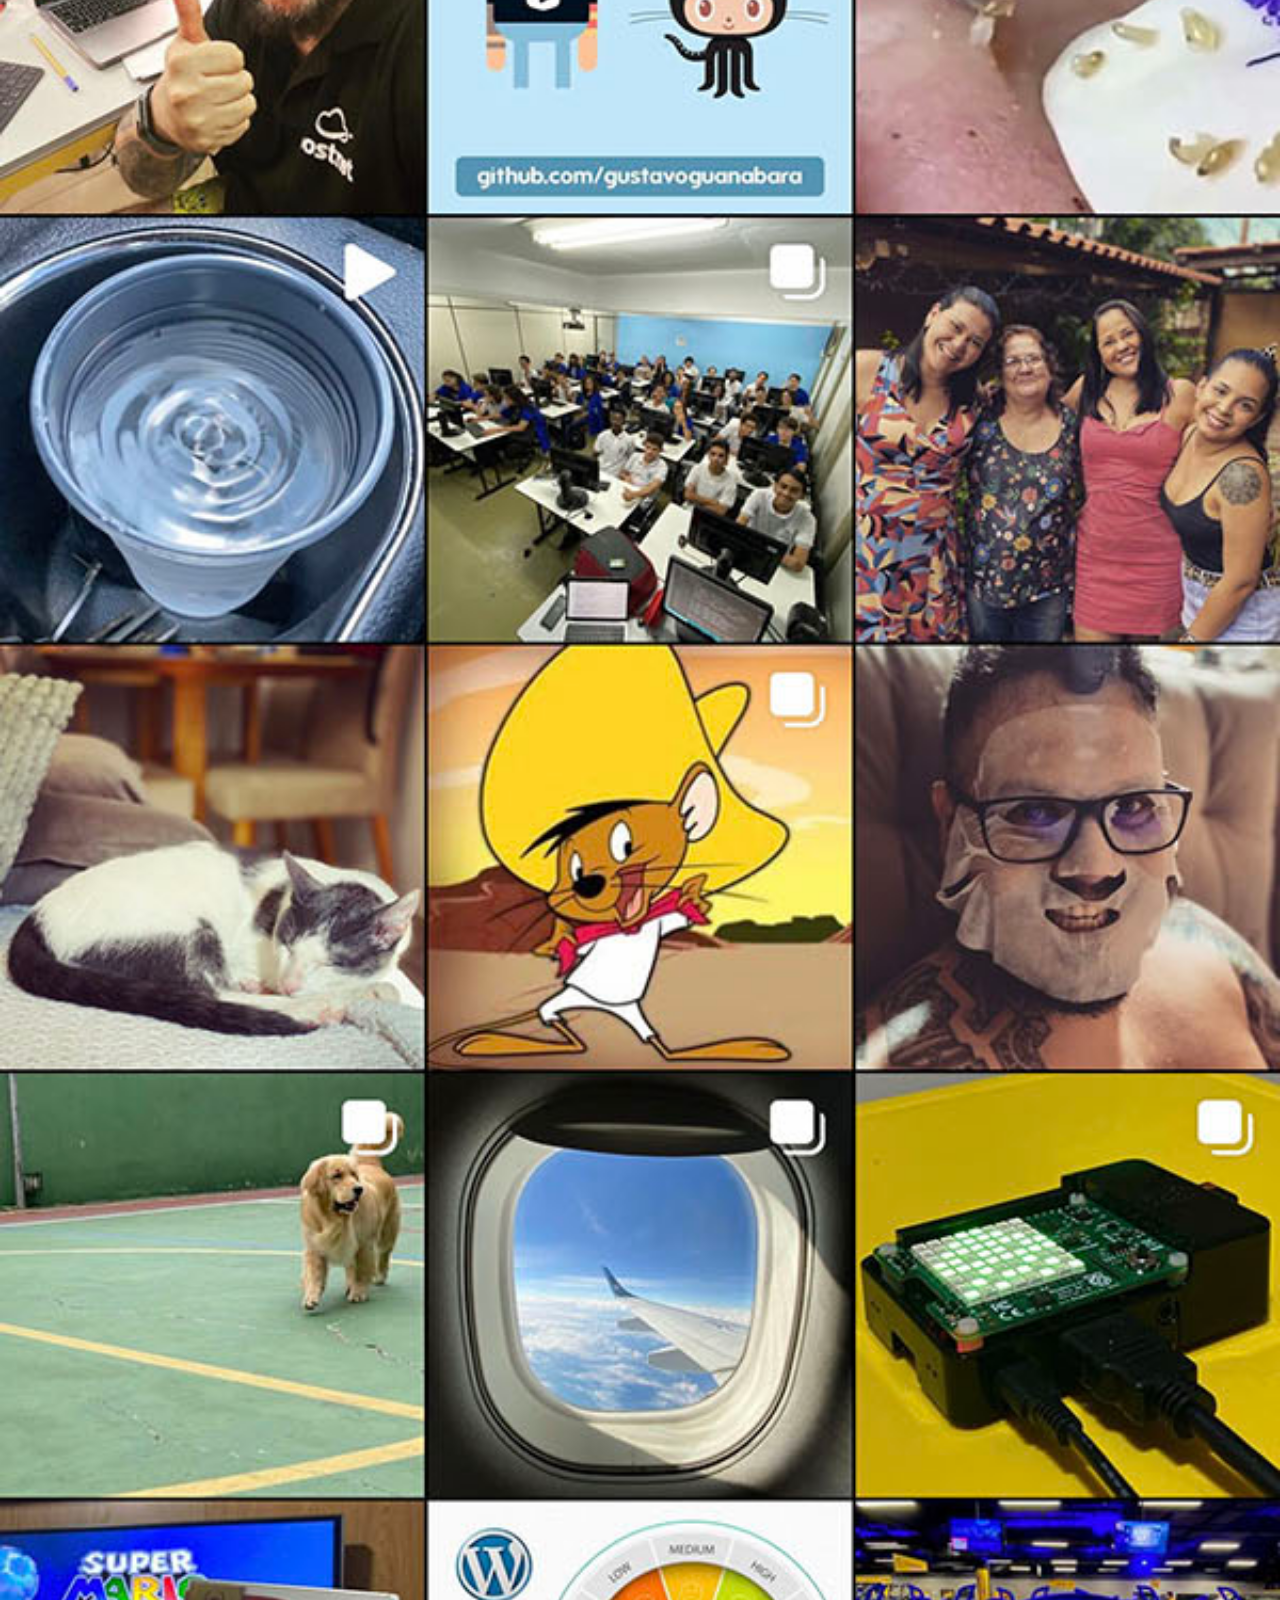
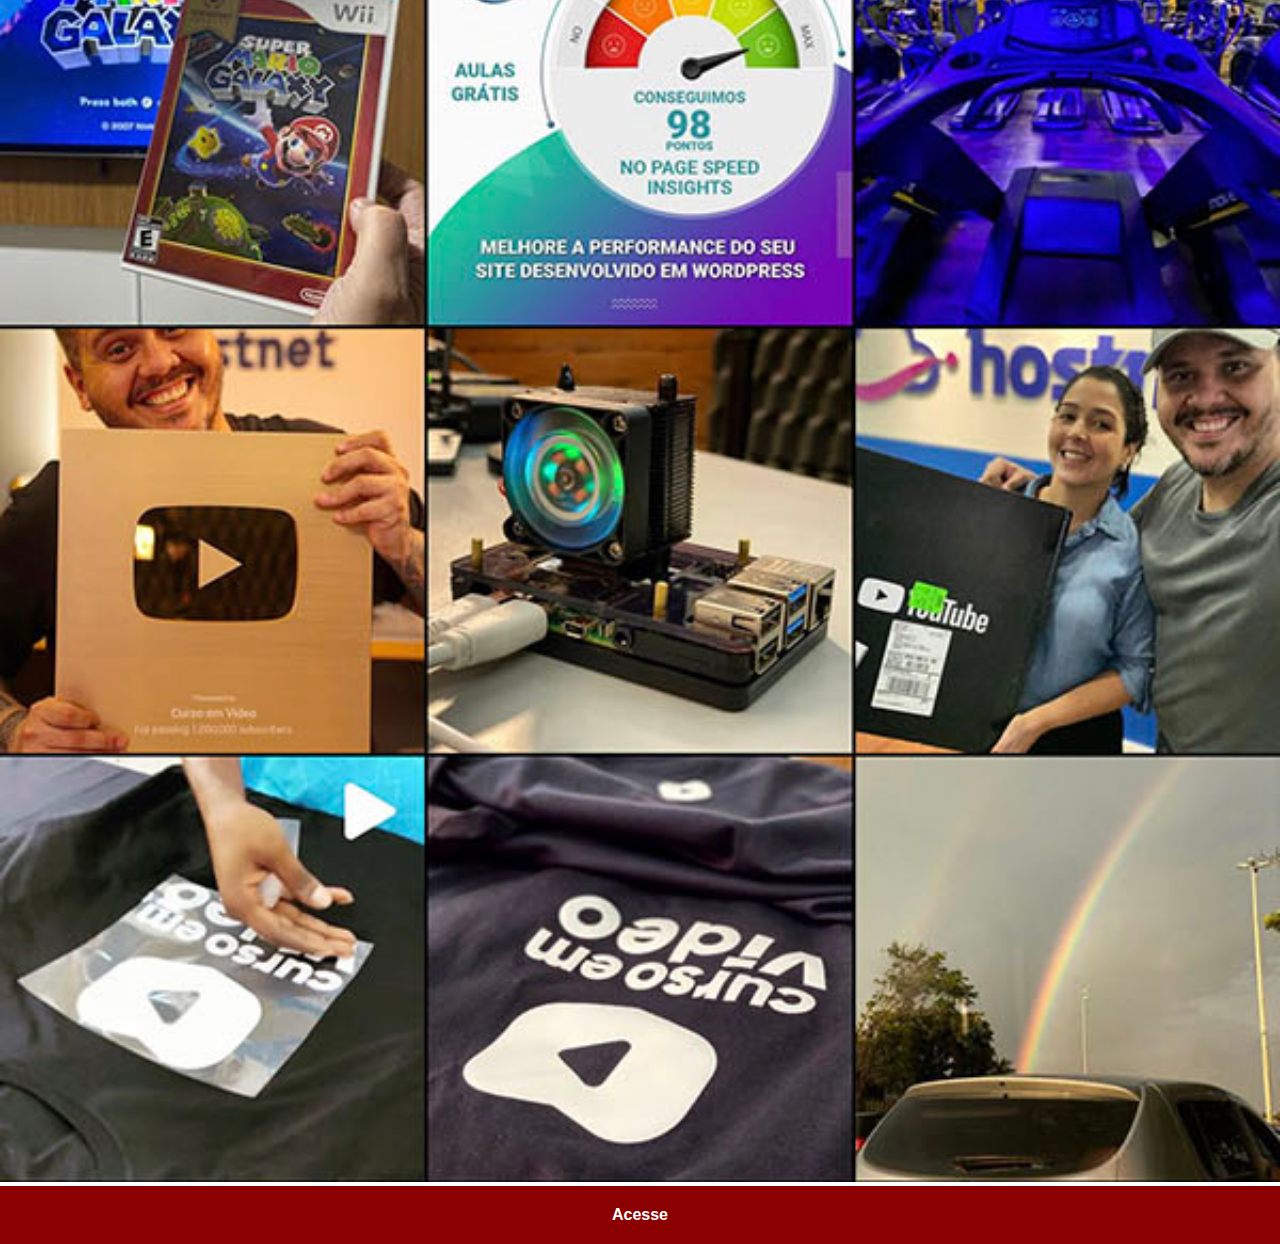
<file: insta.html>
<!DOCTYPE html>
<html lang="pt-pt">
<head>
    <meta charset="UTF-8">
    <meta http-equiv="X-UA-Compatible" content="IE=edge">
    <meta name="viewport" content="width=device-width, initial-scale=1.0">
    <title>instagram</title>
    <link rel="stylesheet" href="estilos/social.css">
</head>
<body>

    <img src="imagens/tela-instagram.jpg" alt="insta">
    <a href="https://www.instagram.com/gustavoguanabara/" target="_blank">Acesse</a>
</body>
</html>
</file>
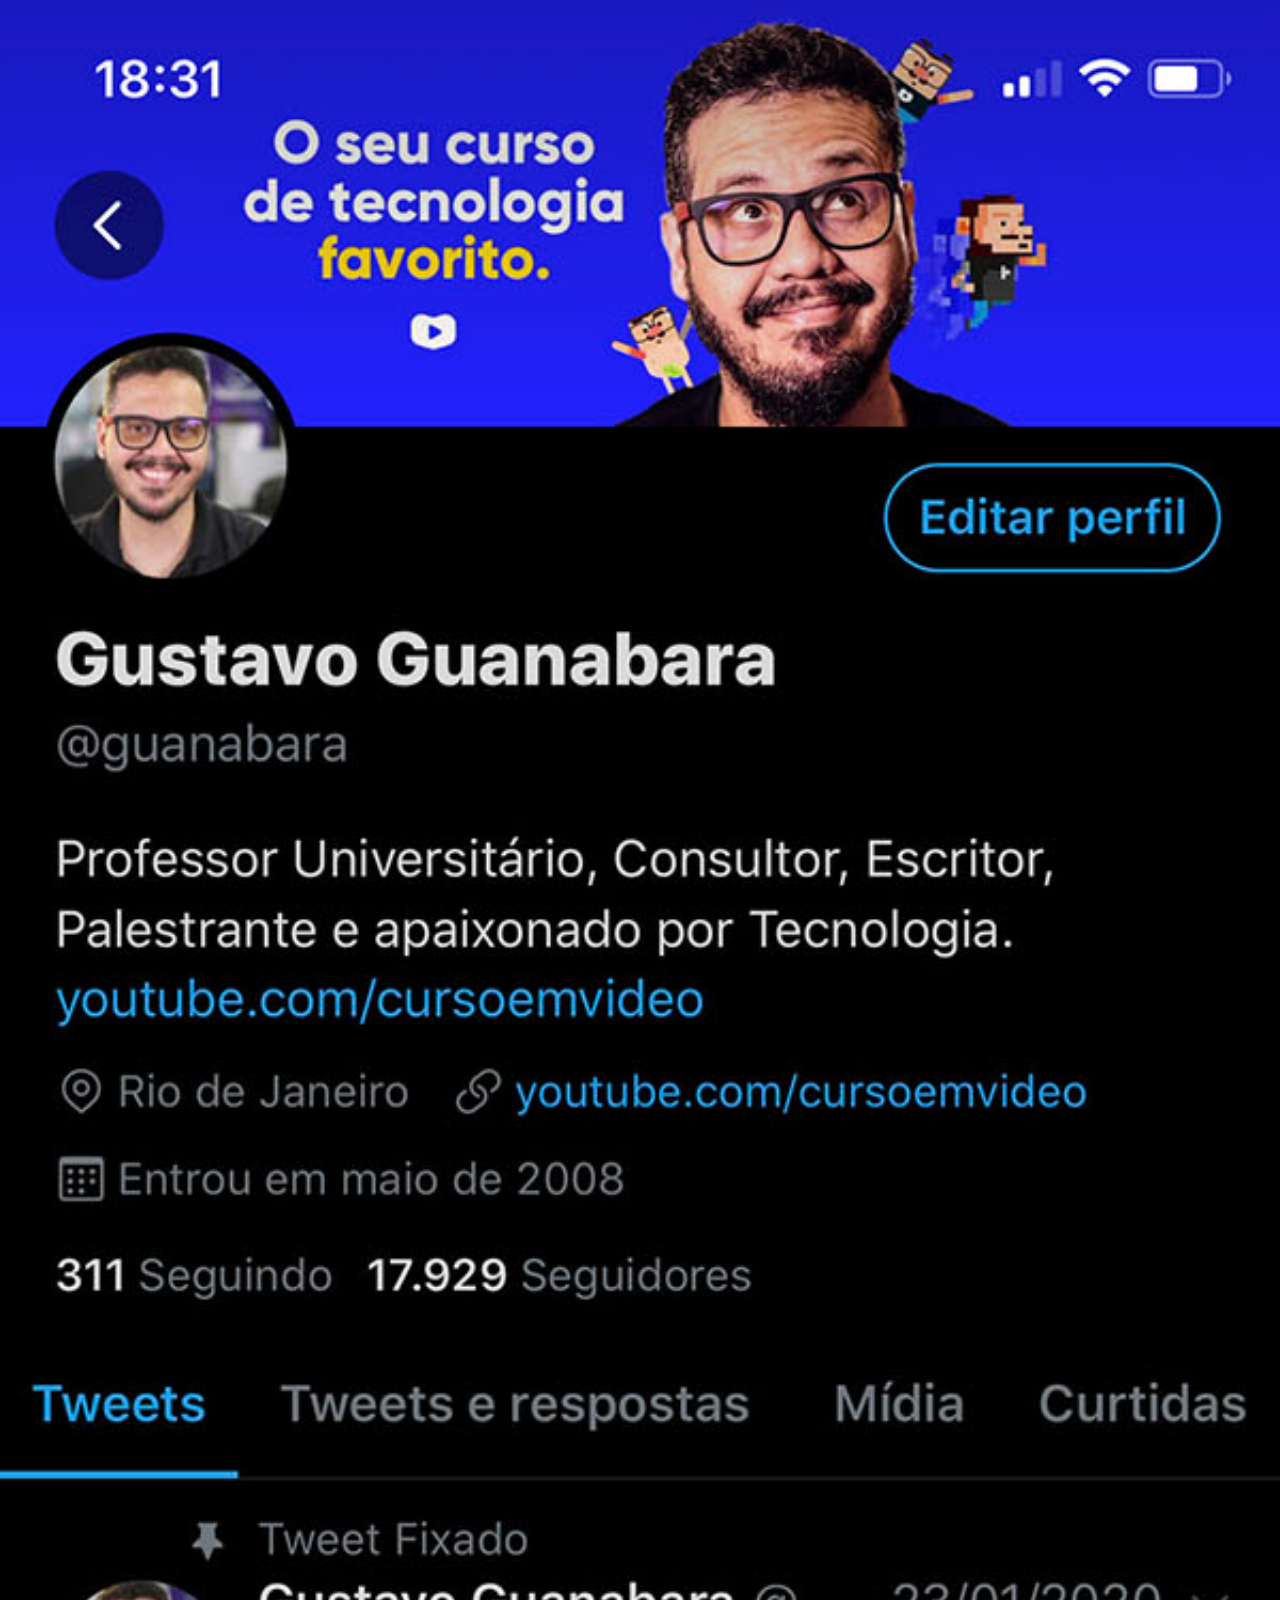
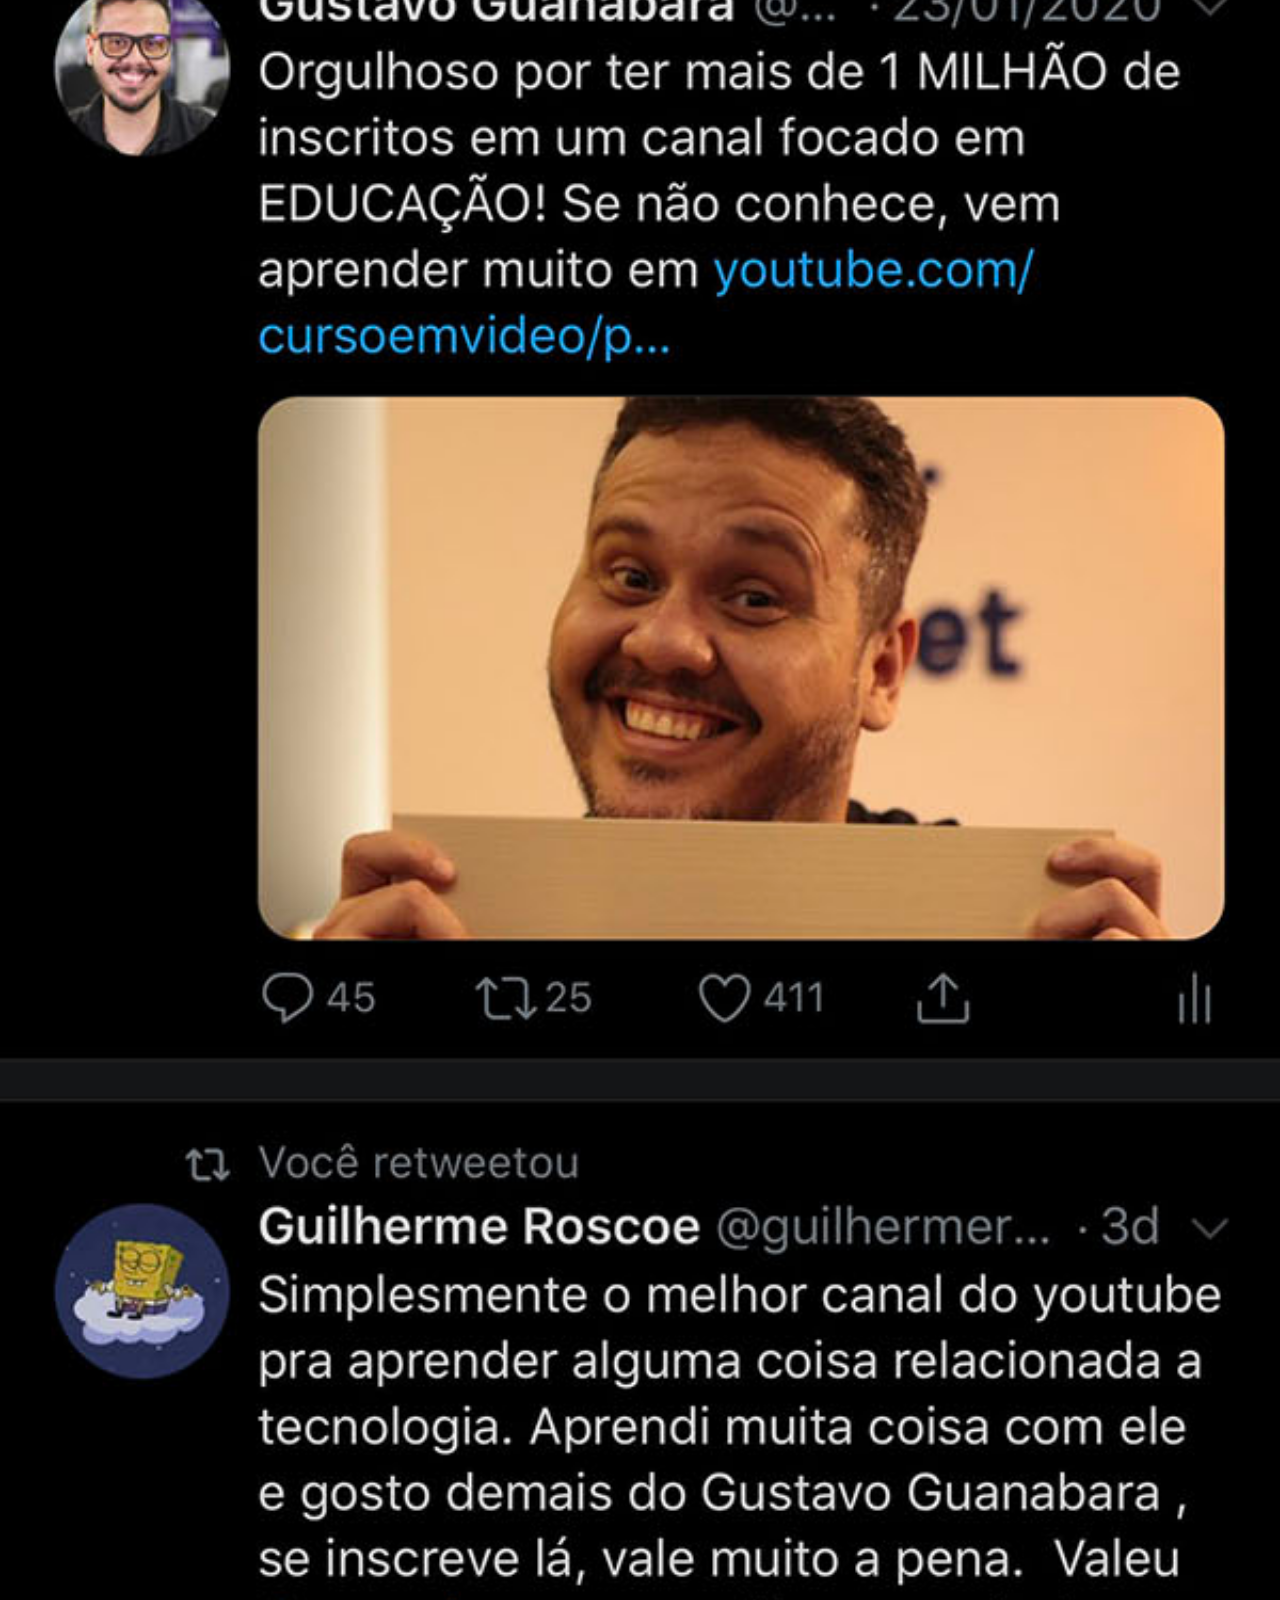
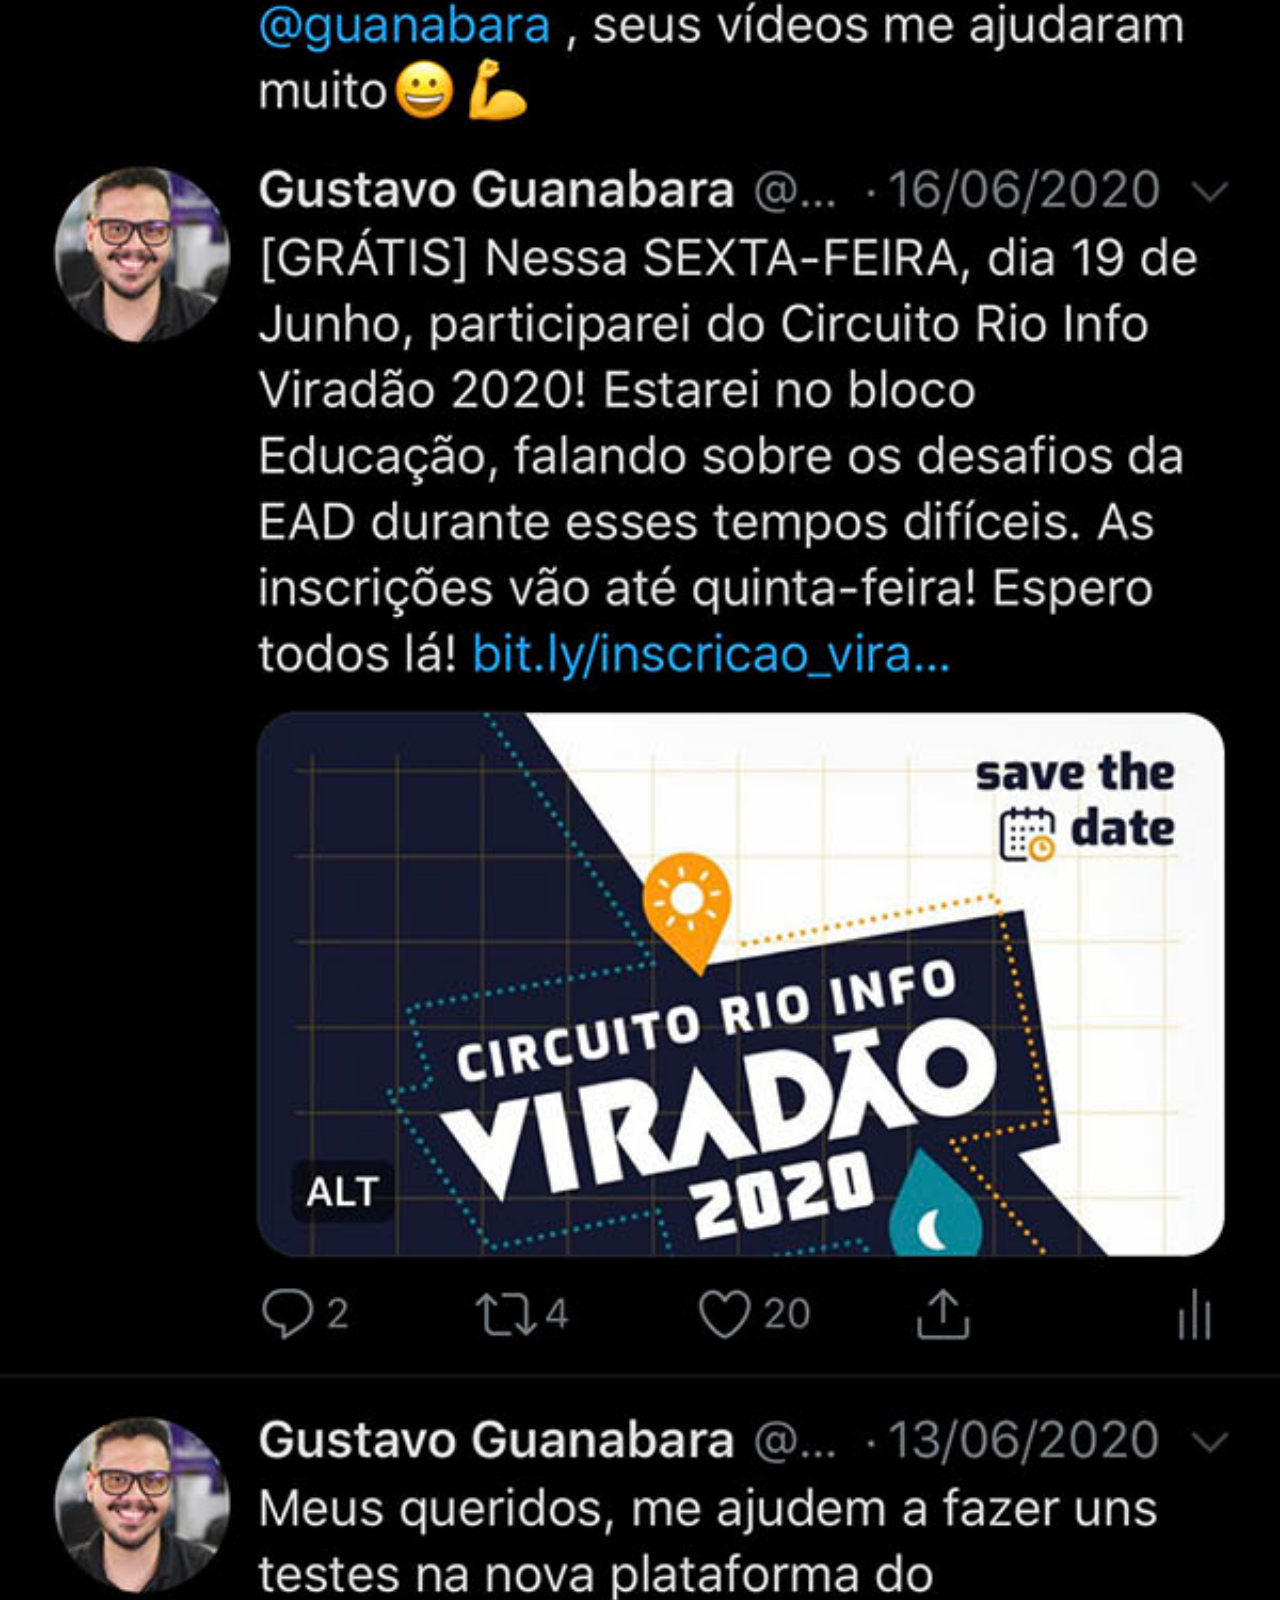
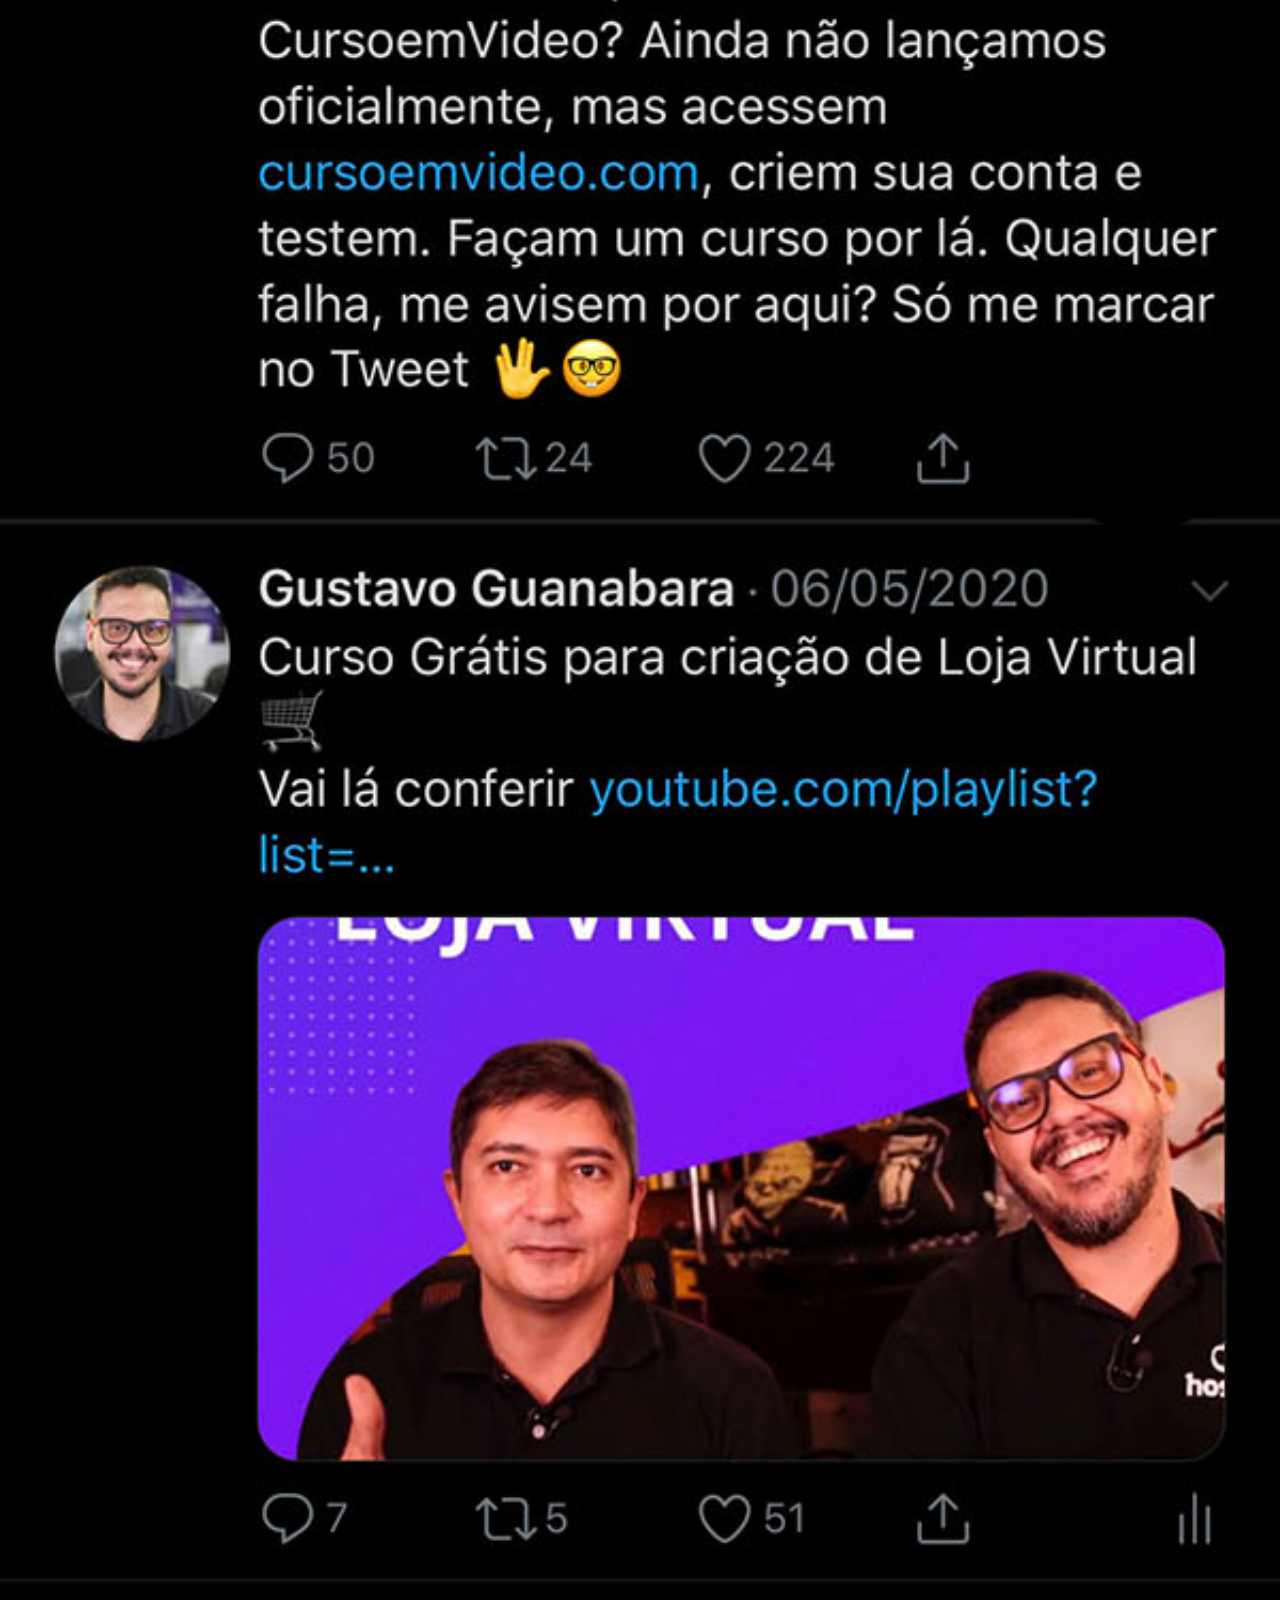
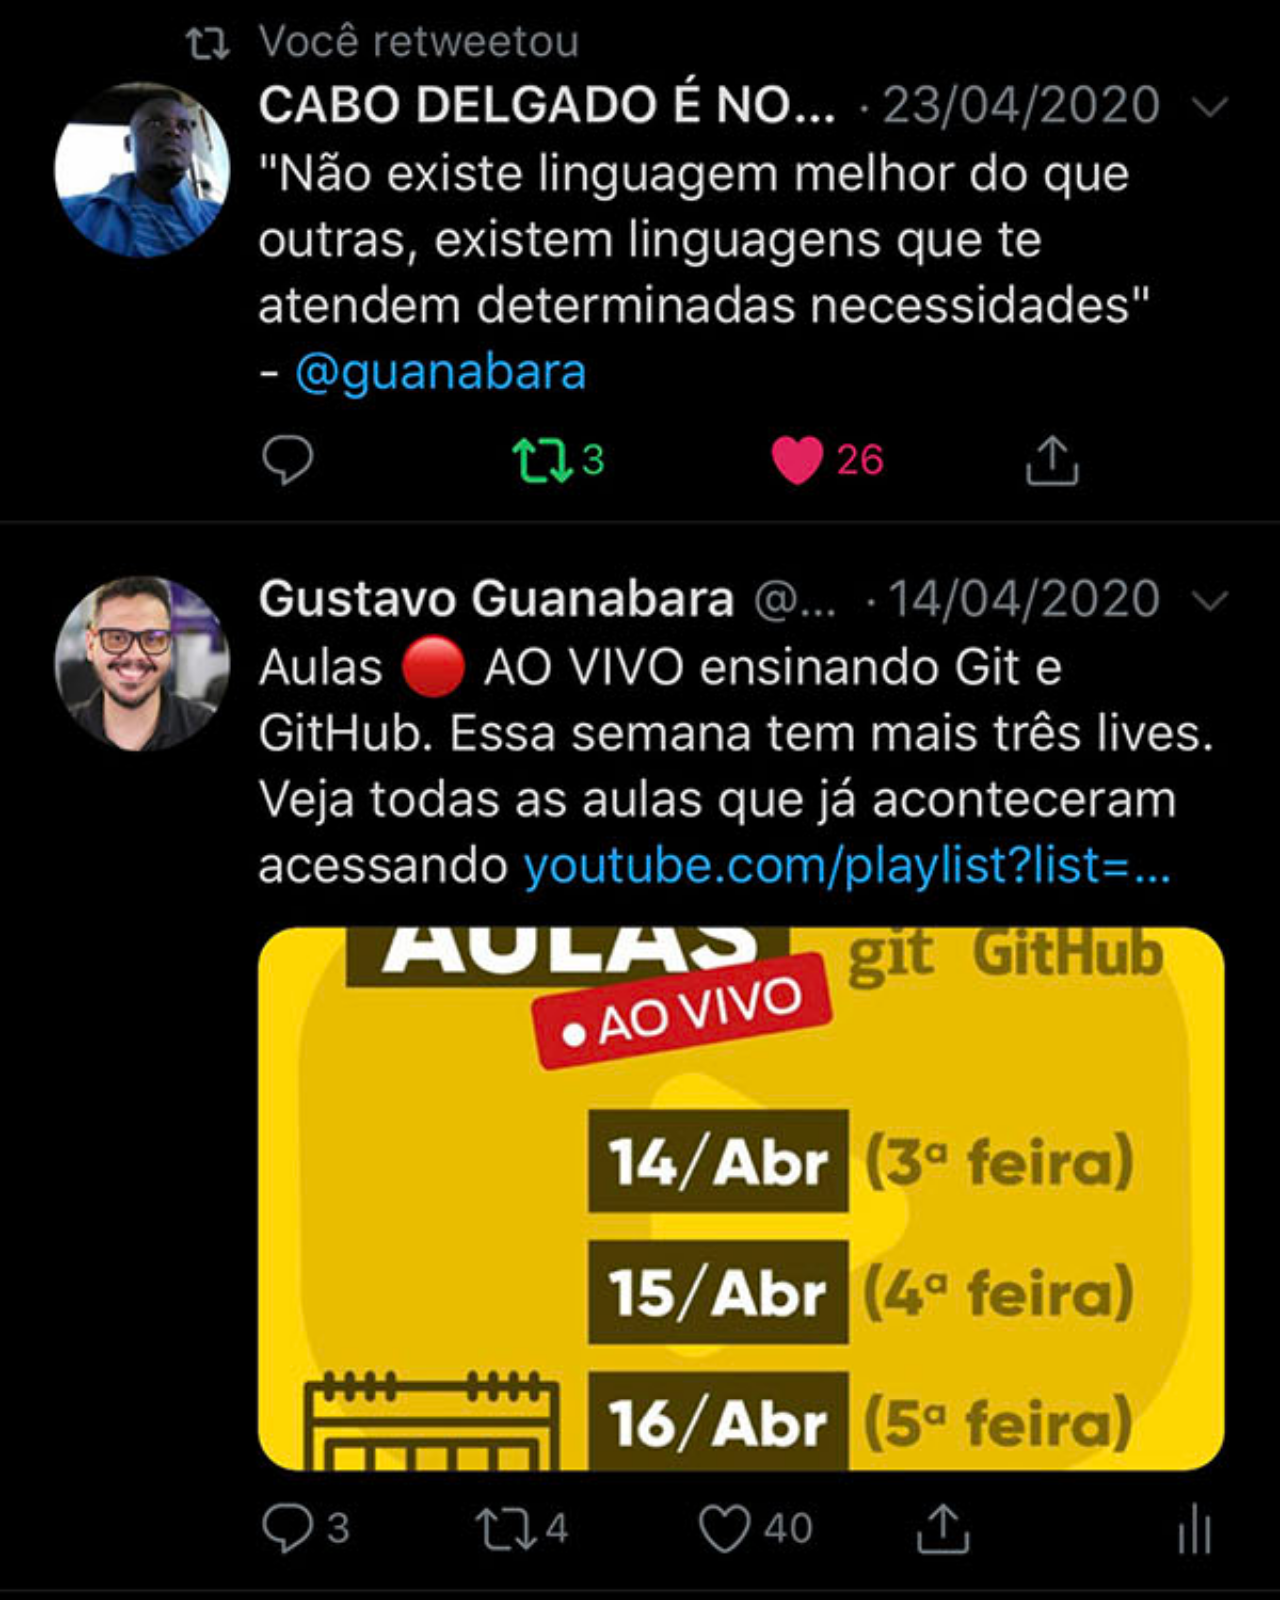
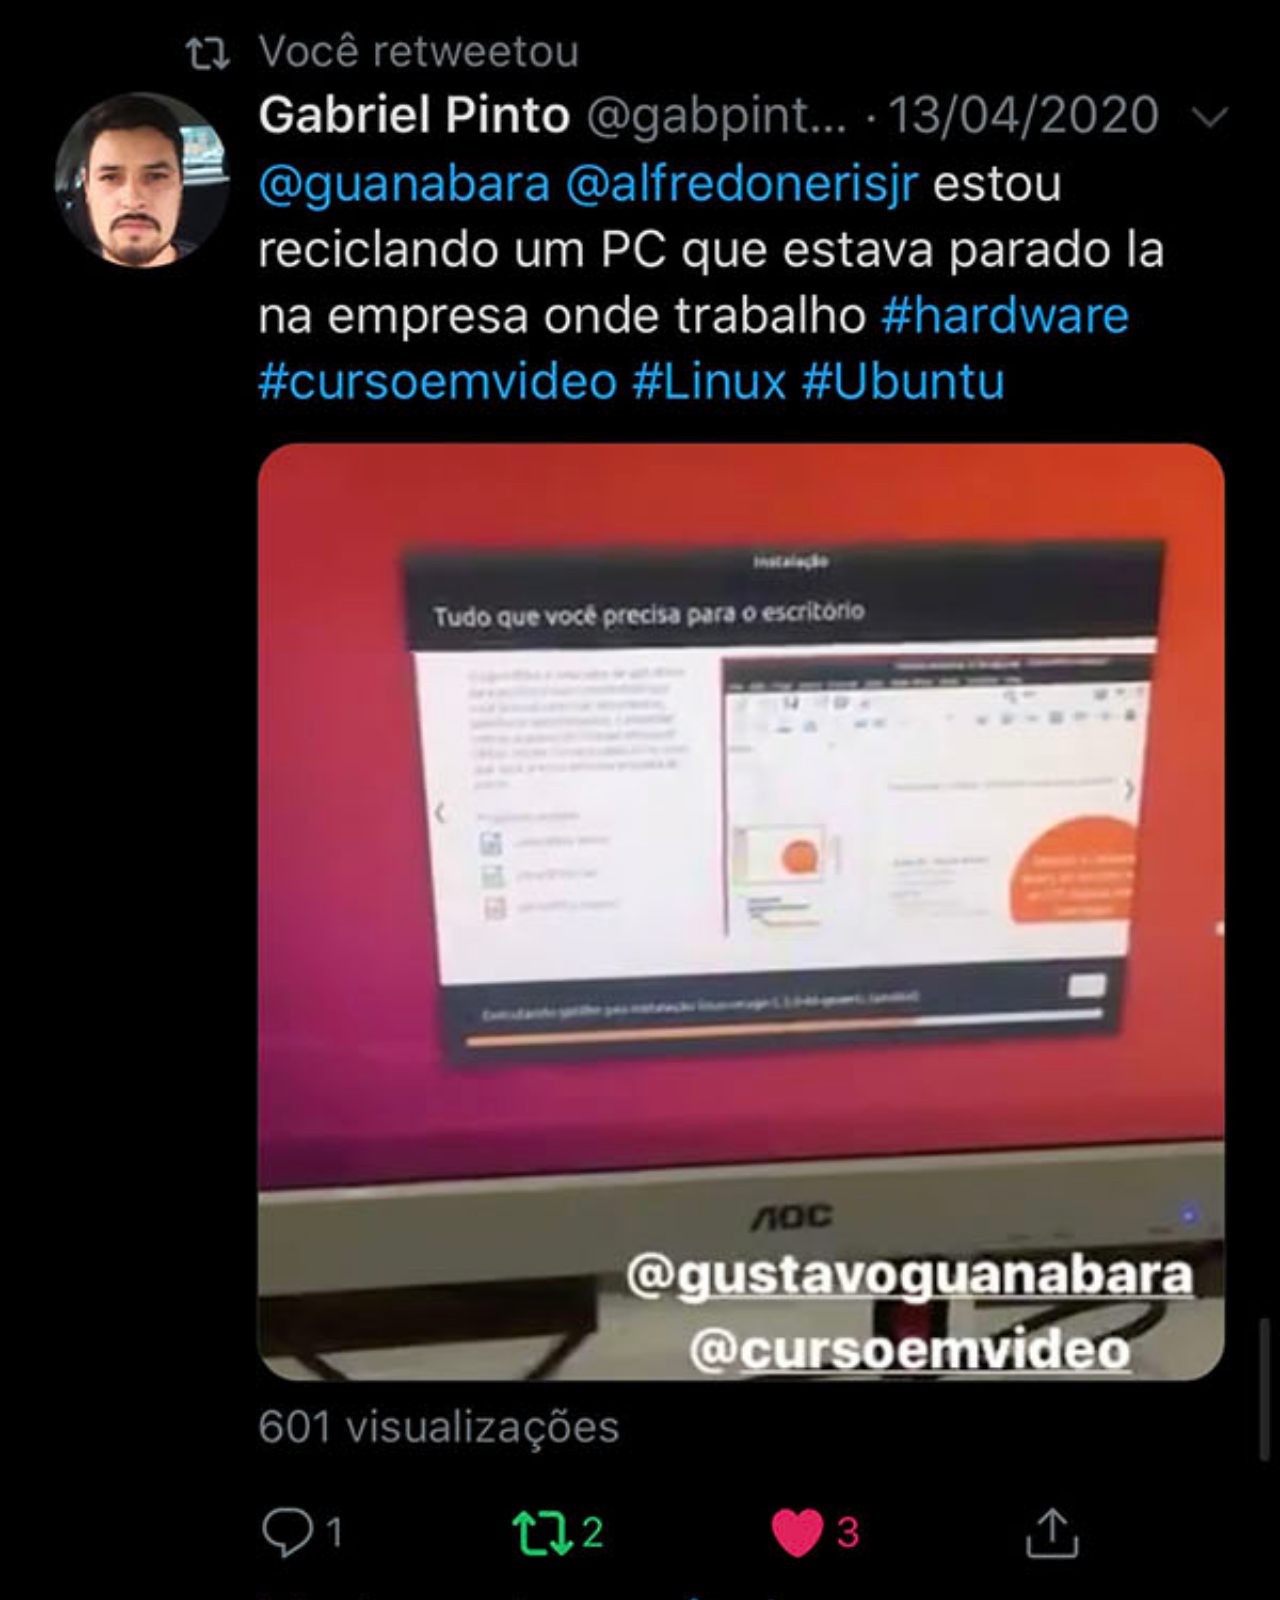
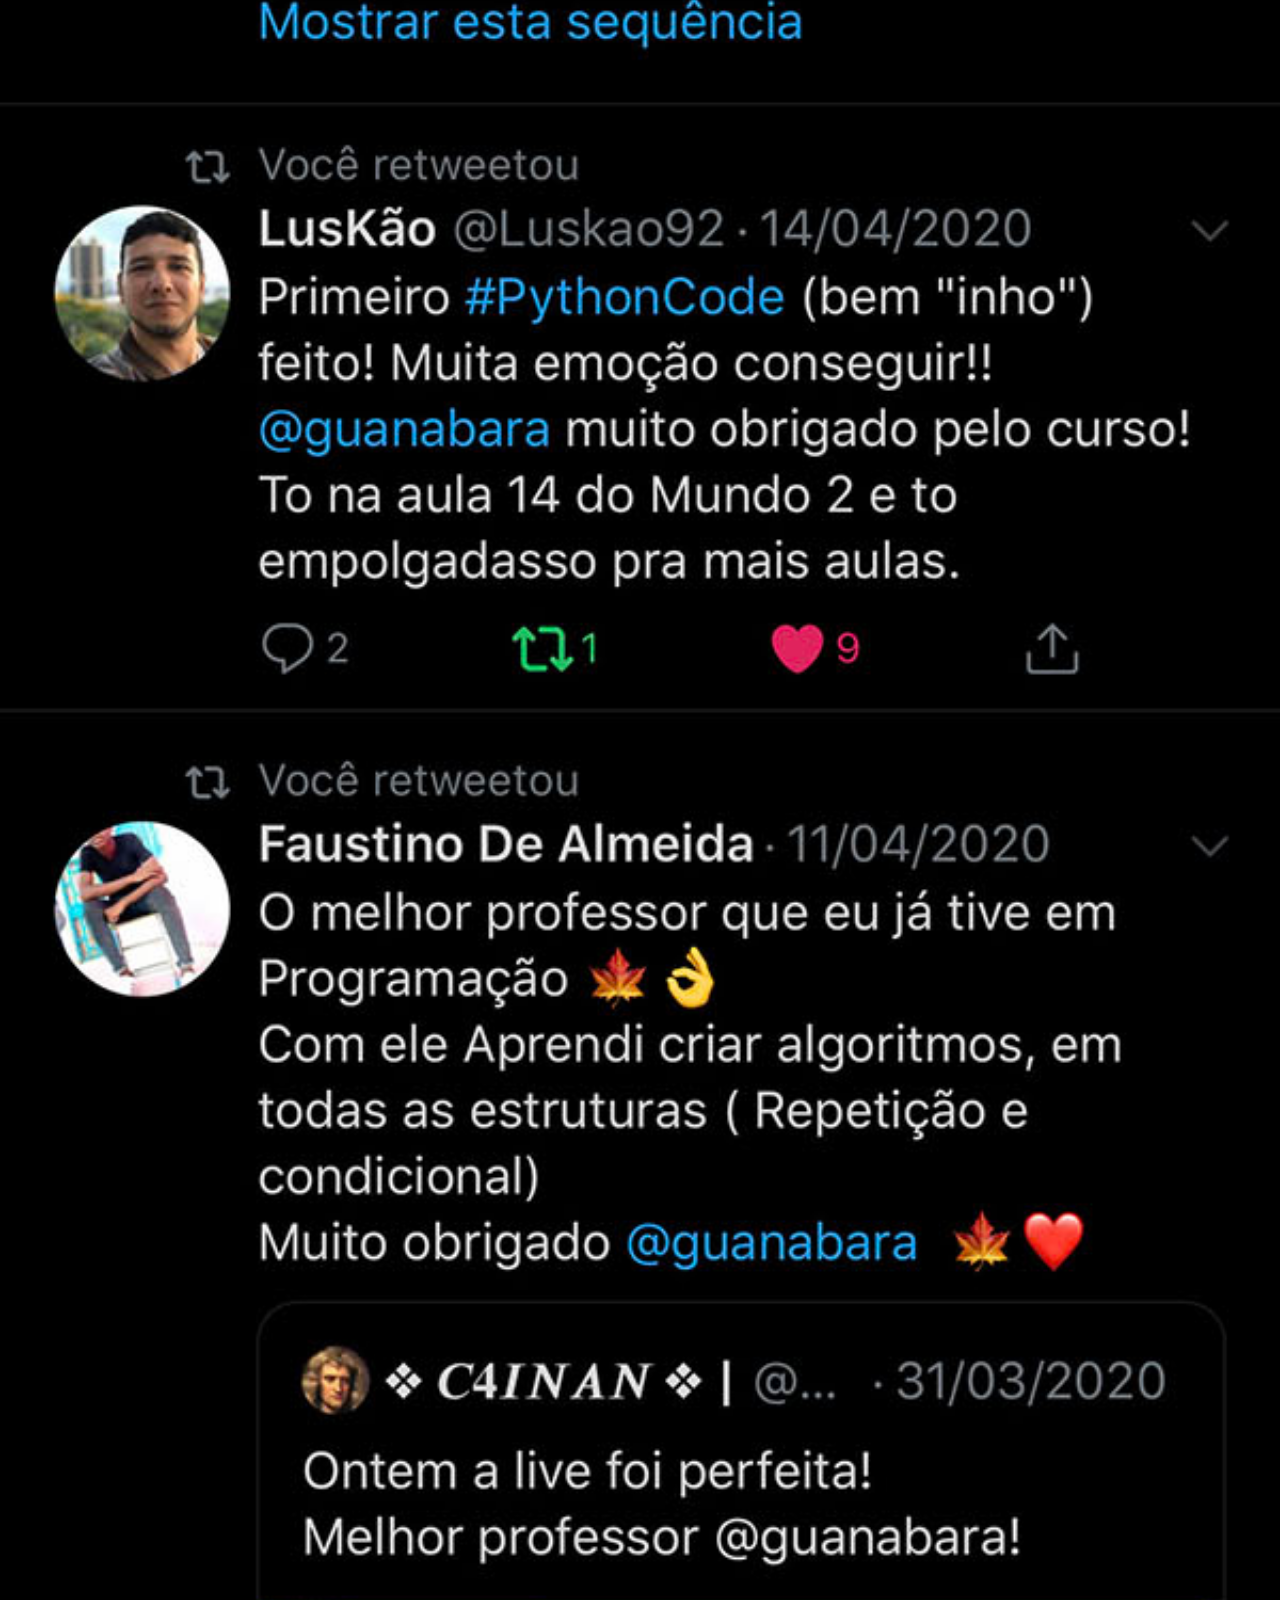
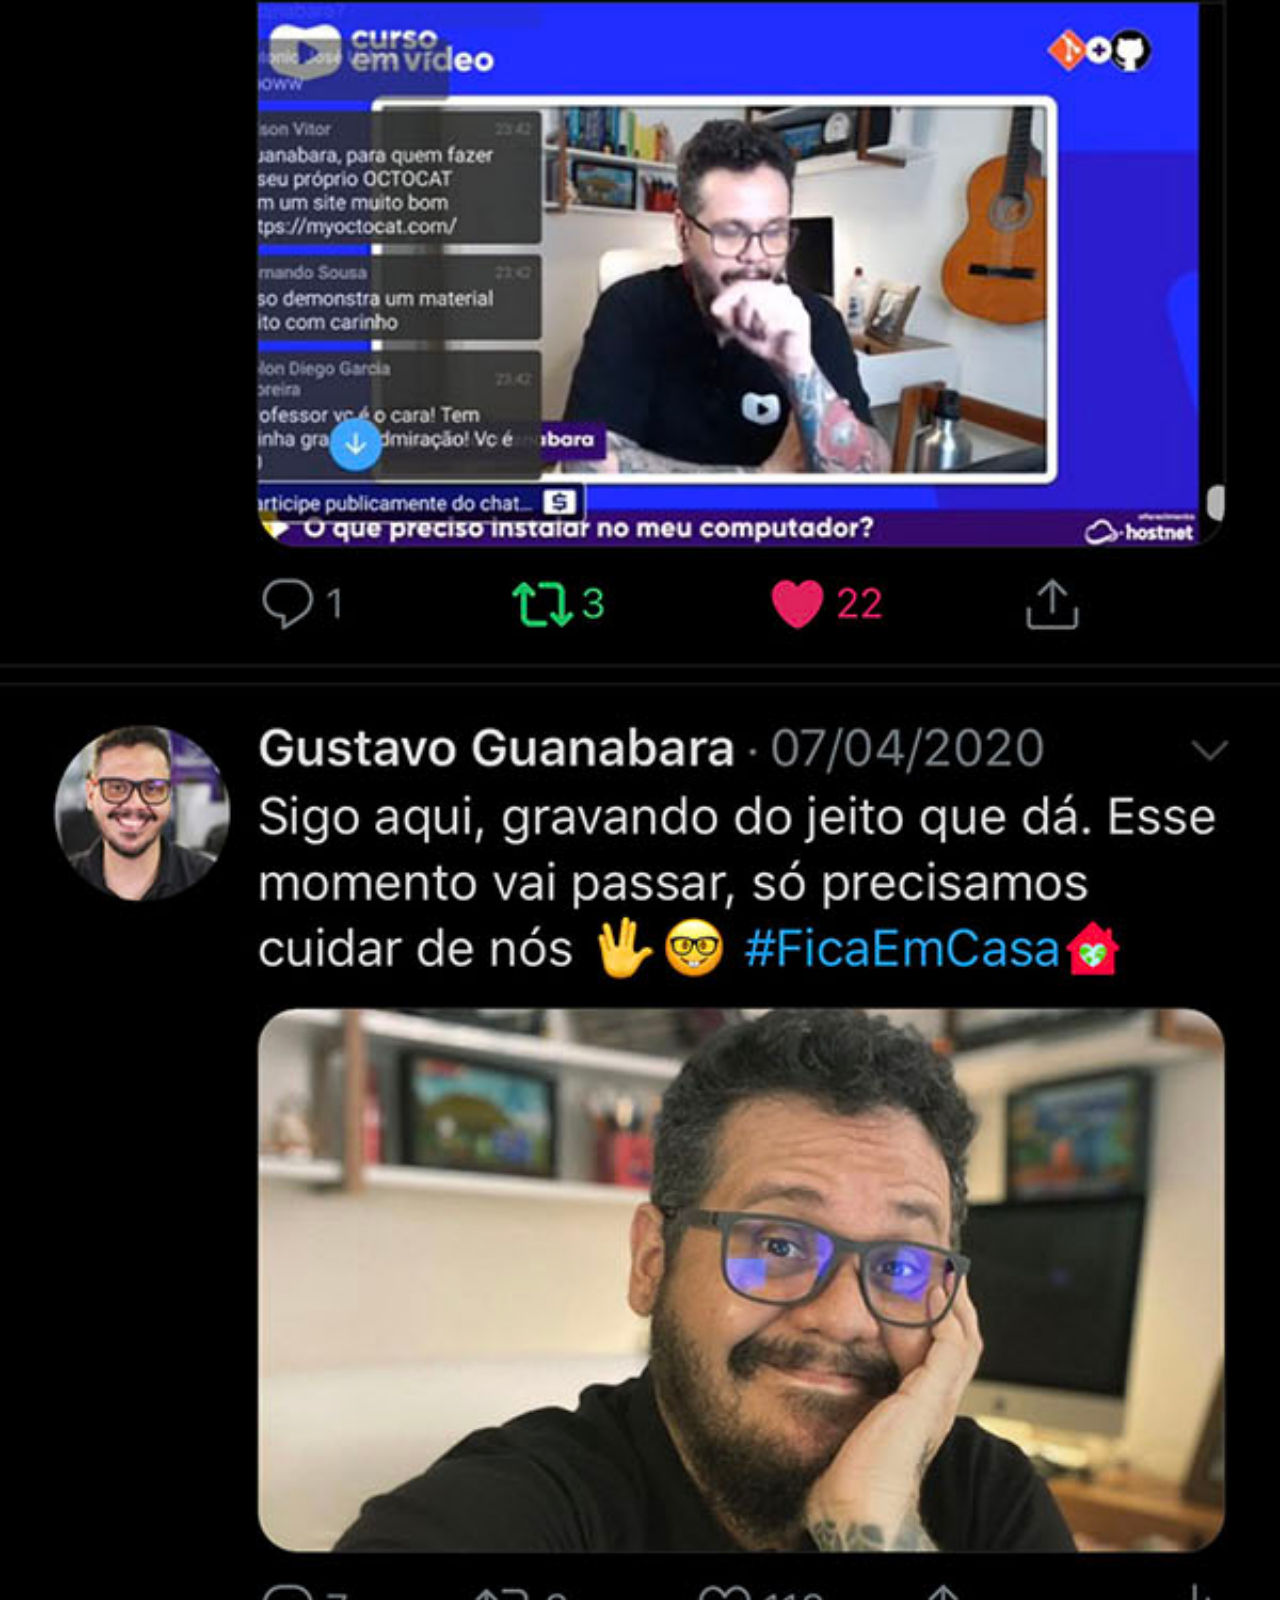
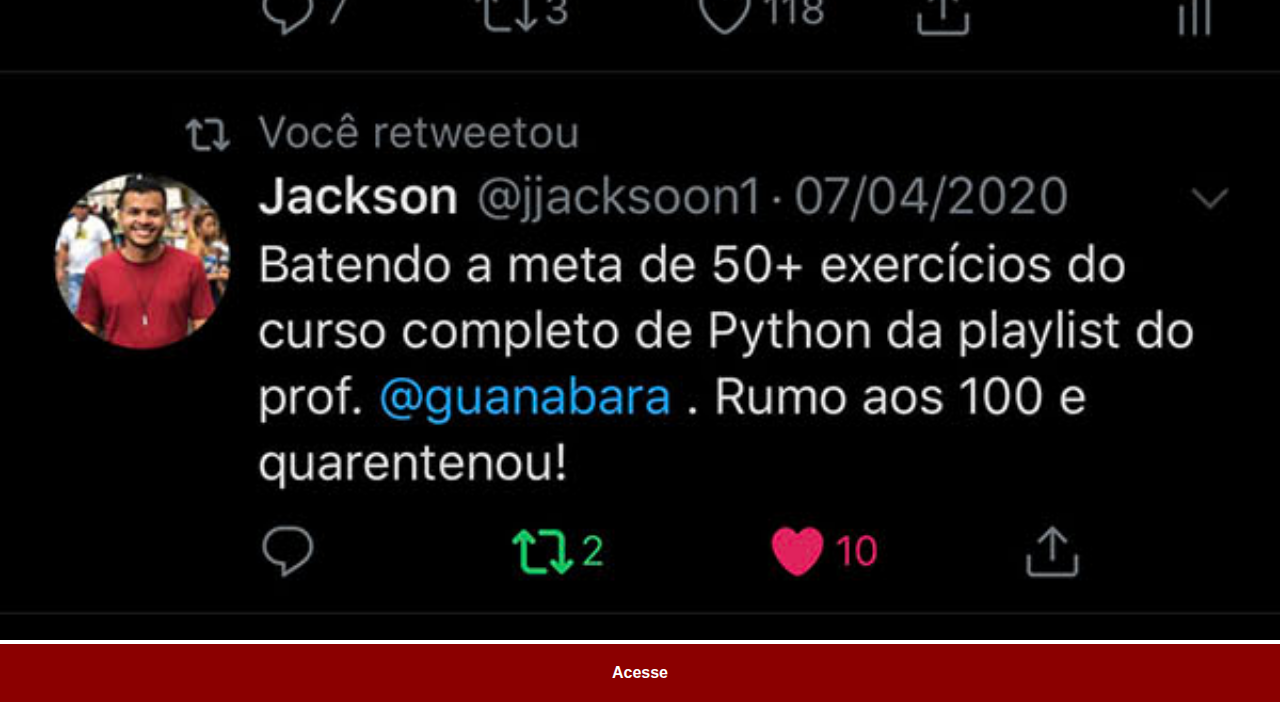
<file: twitter.html>
<!DOCTYPE html>
<html lang="pt-pt">
<head>
    <meta charset="UTF-8">
    <meta http-equiv="X-UA-Compatible" content="IE=edge">
    <meta name="viewport" content="width=device-width, initial-scale=1.0">
    <title>twitter</title>
    <link rel="stylesheet" href="estilos/social.css">
</head>
<body>

    <img src="imagens/tela-twitter.jpg" alt="twitter">
    <a href="https://www.twitter.com/guanabara/" target="_blank">Acesse</a>
</body>
</html>
</file>
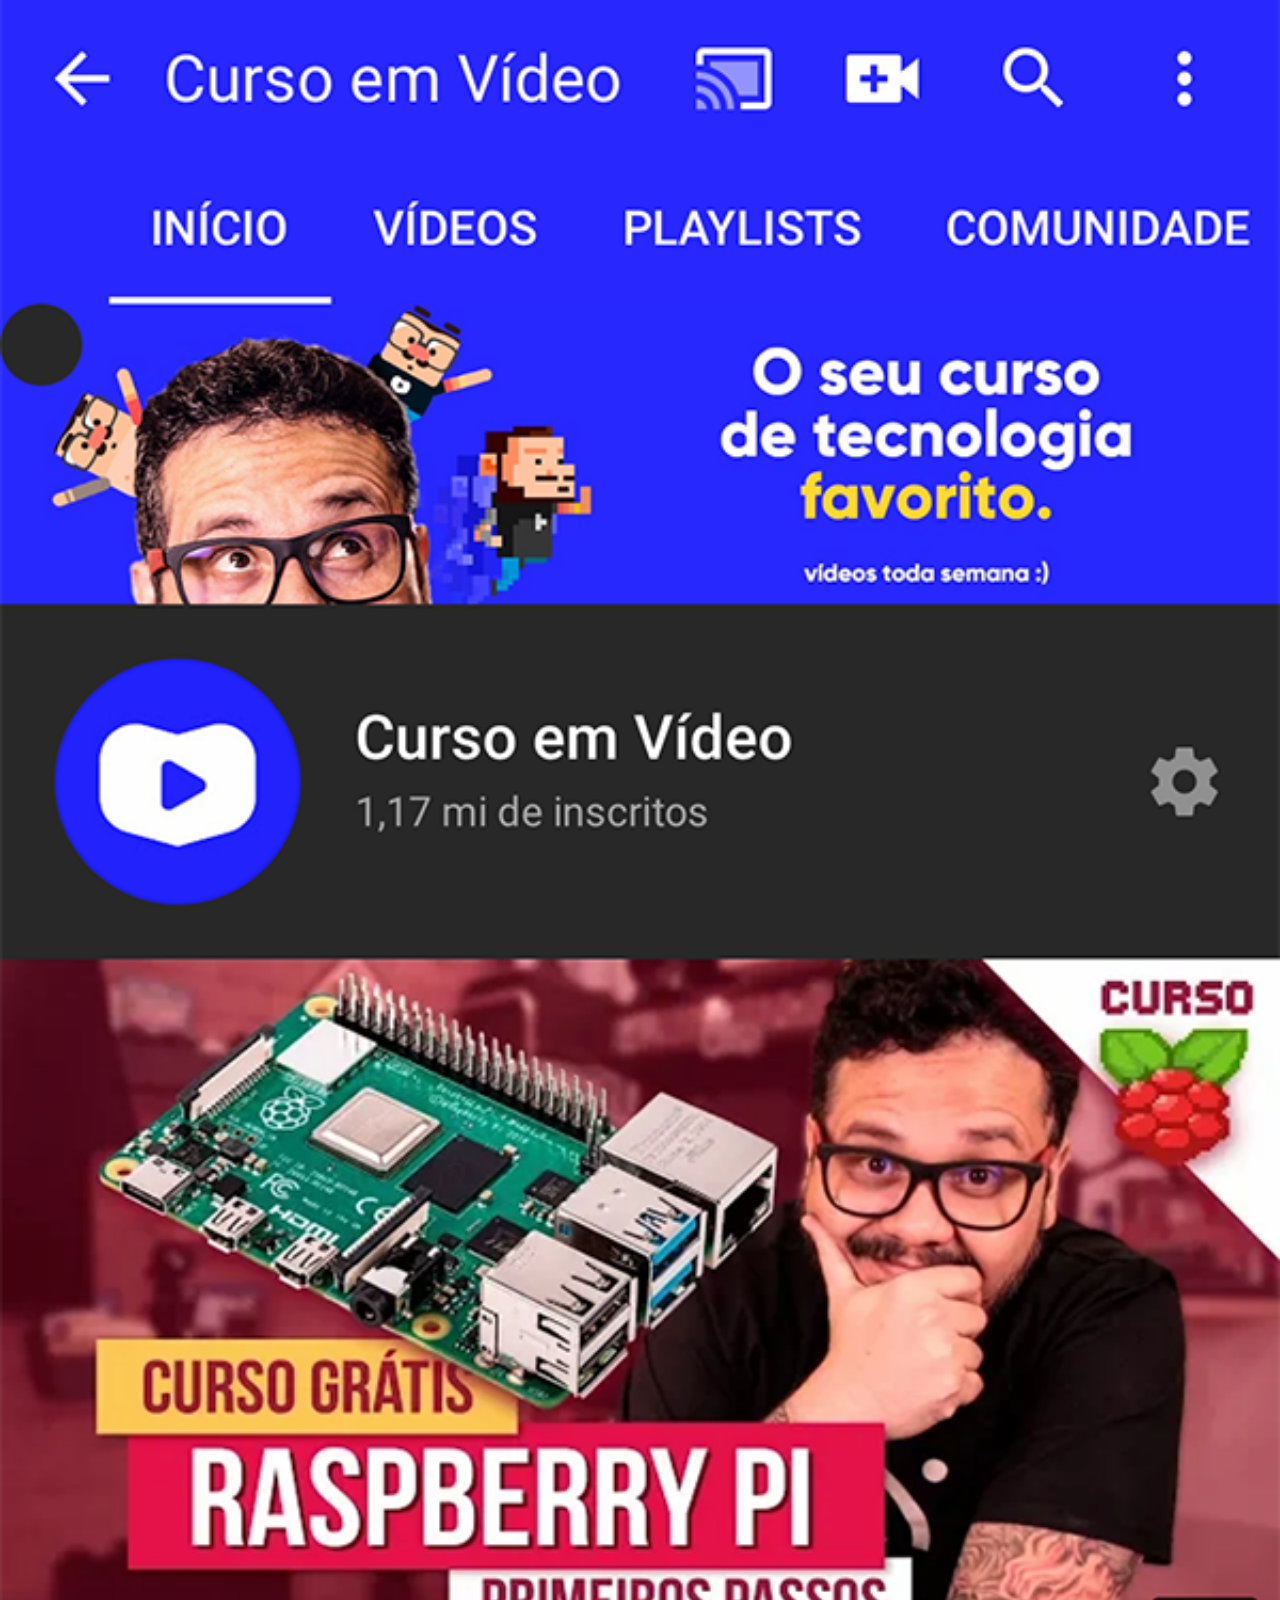
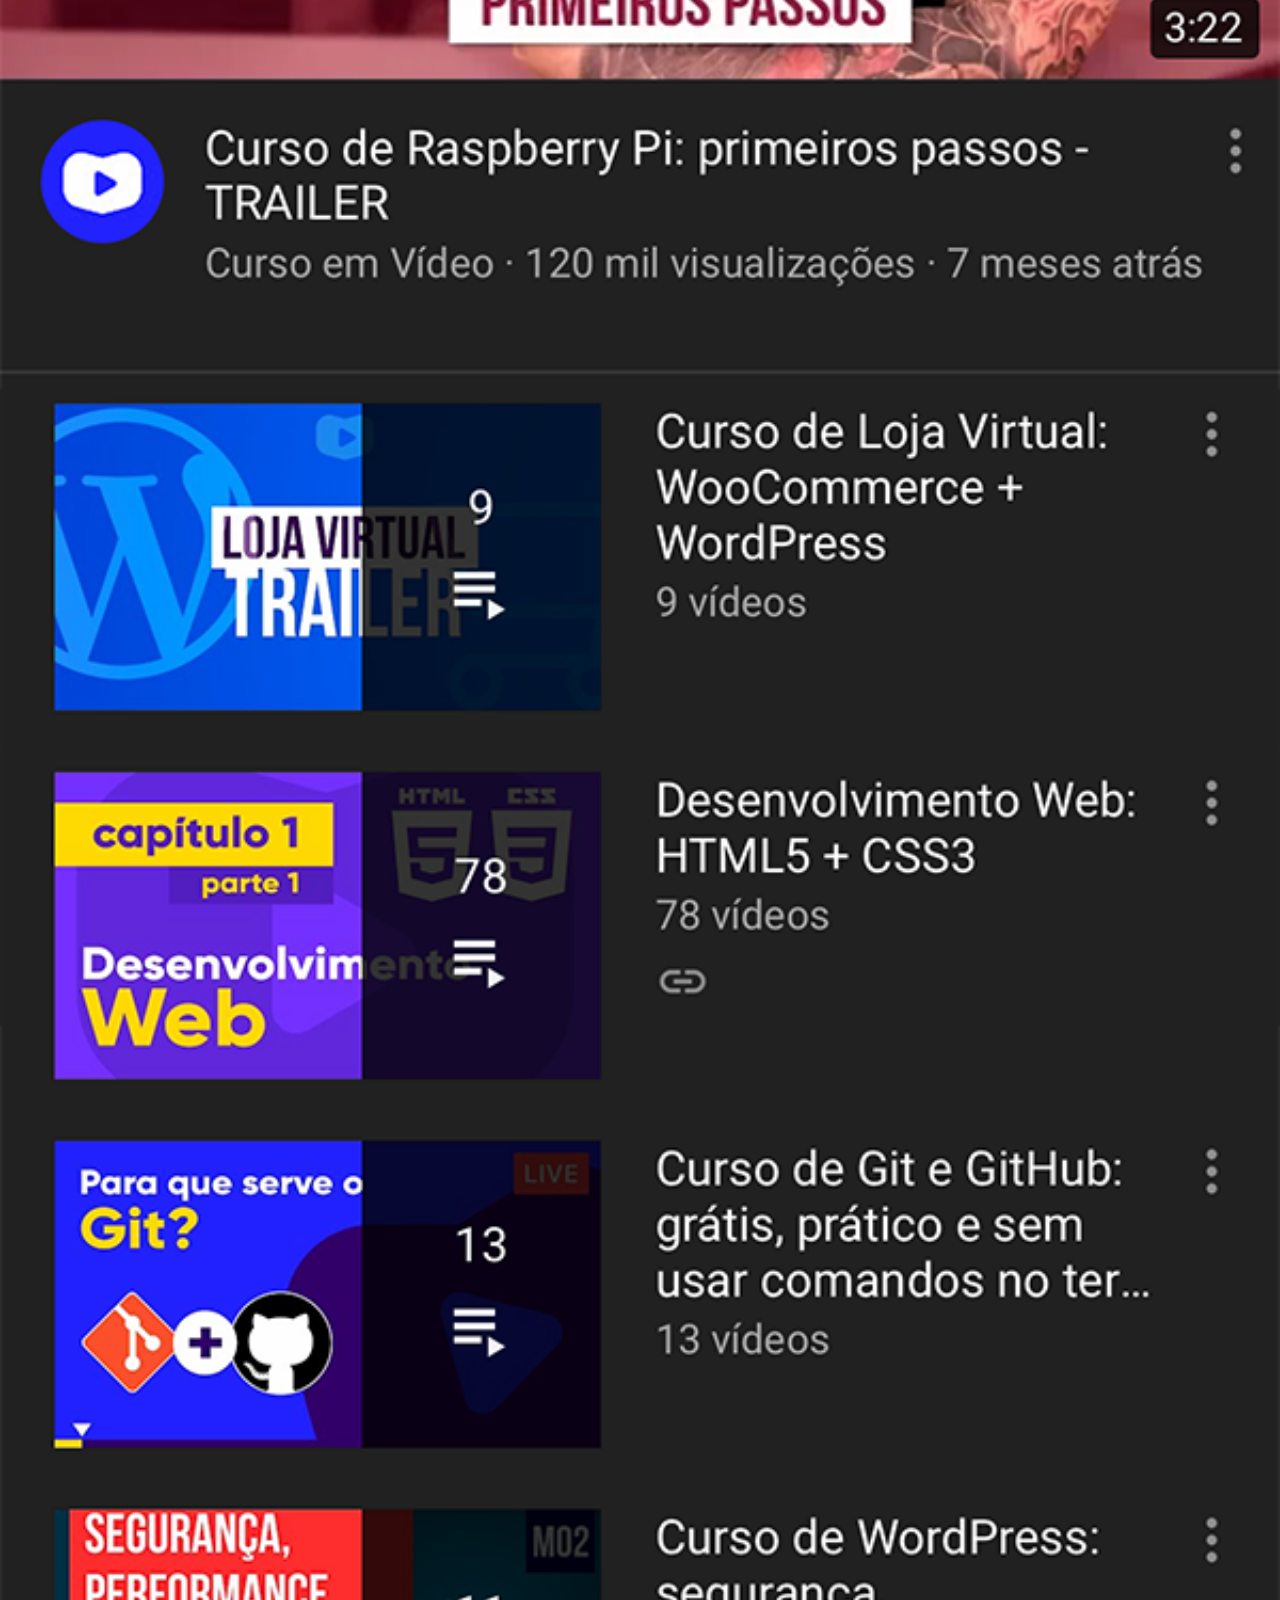
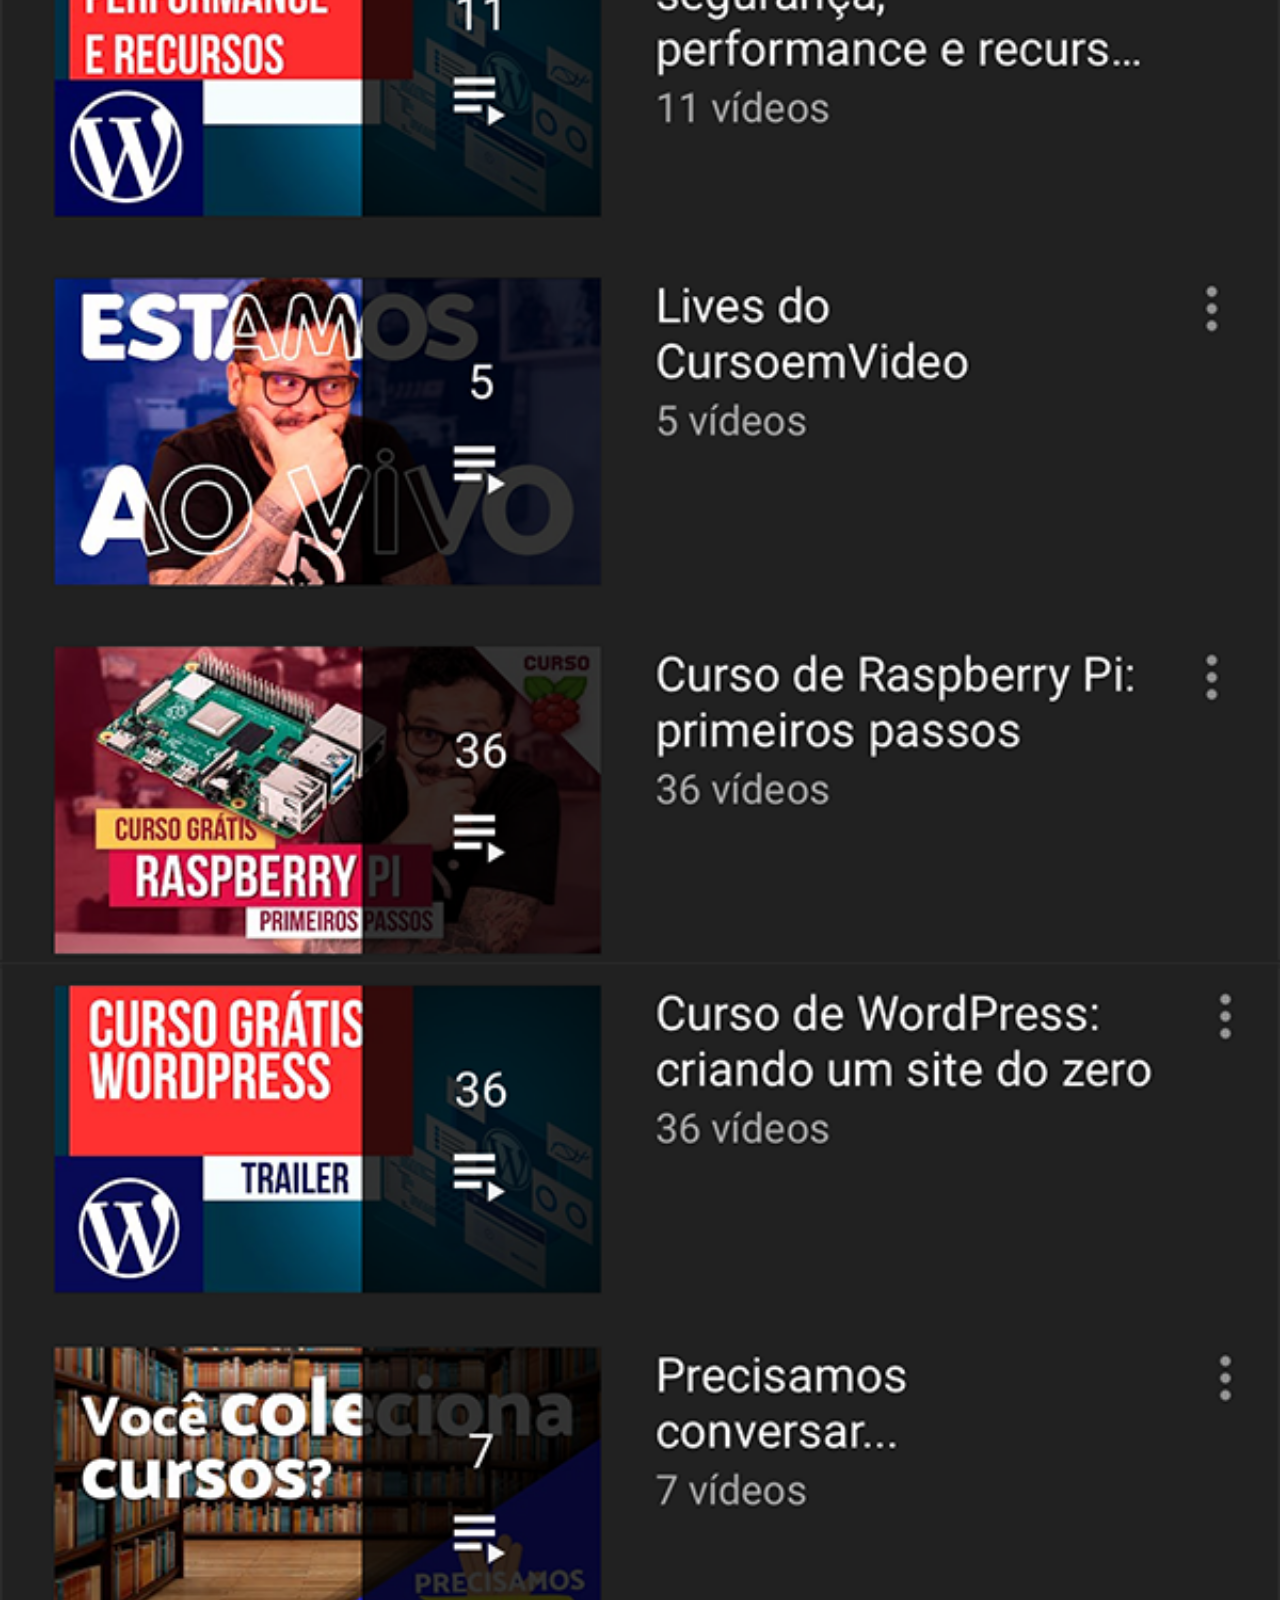
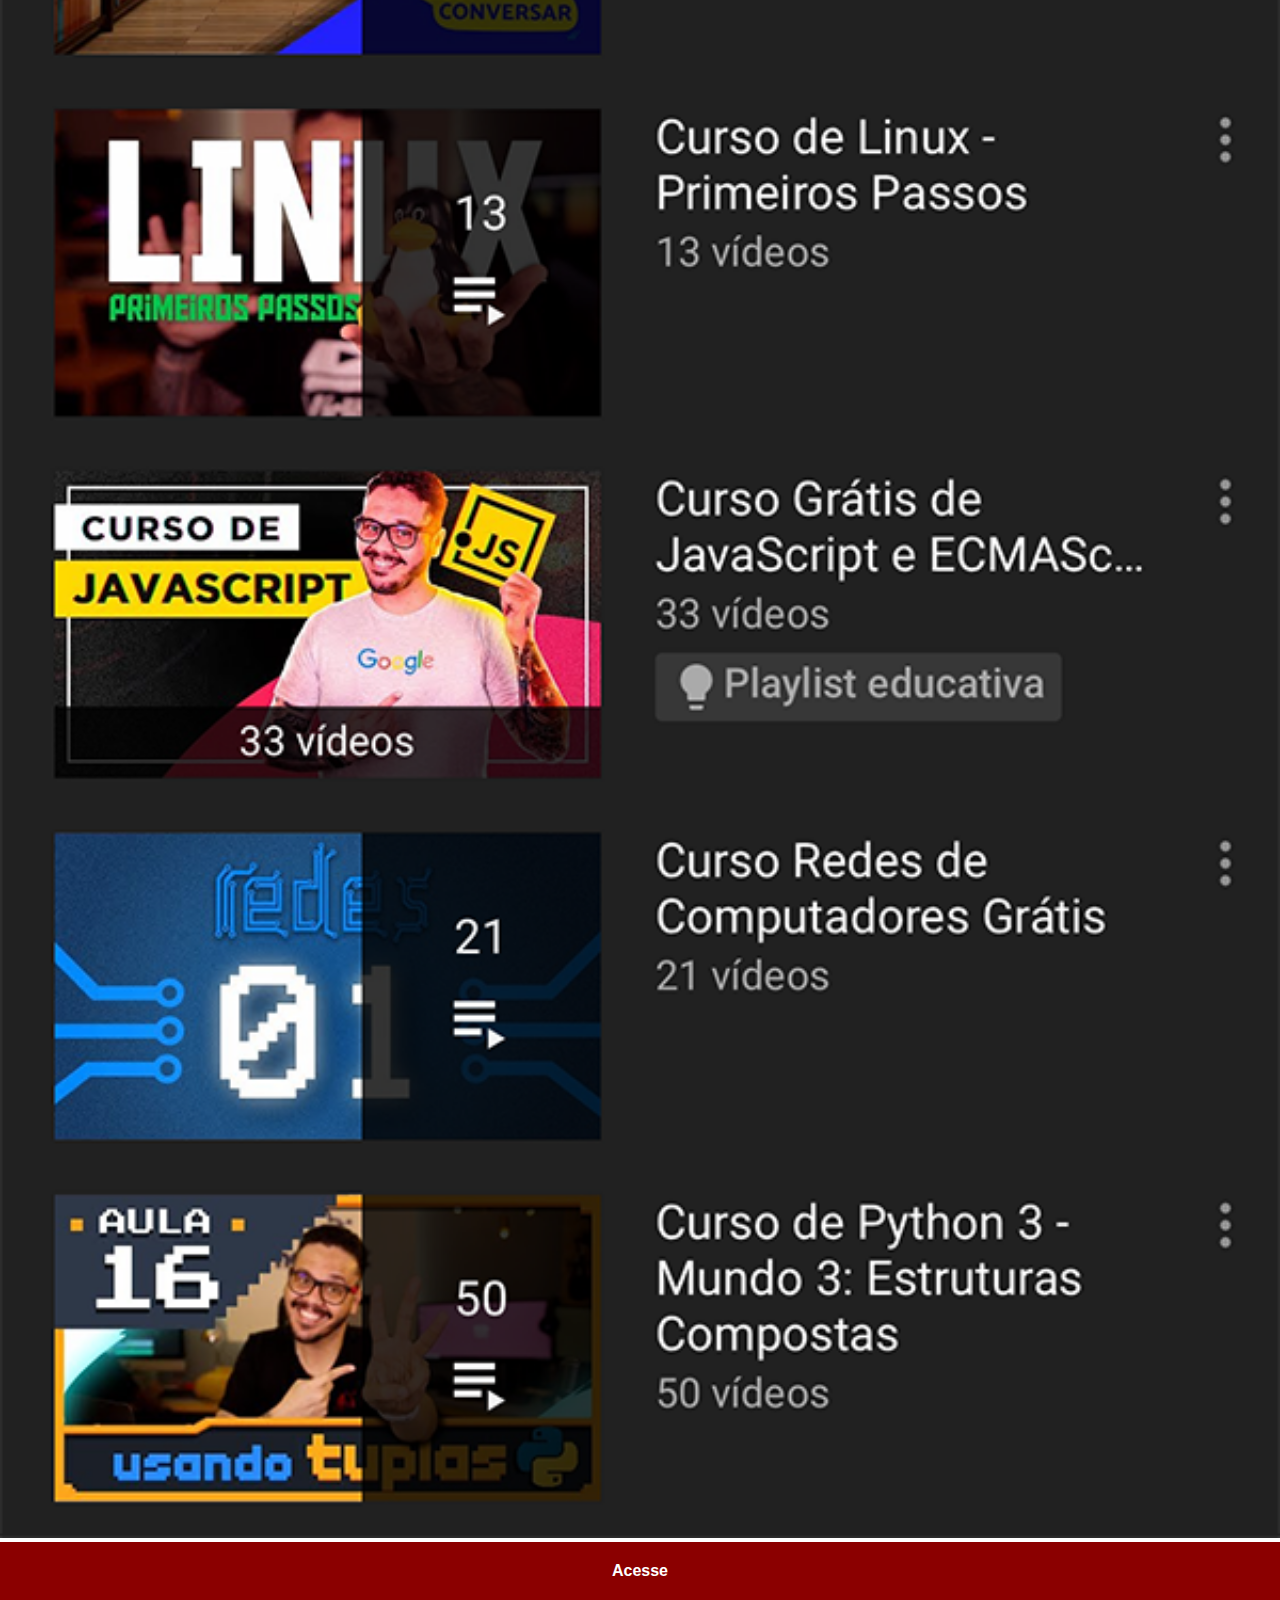
<file: youtube.html>
<!DOCTYPE html>
<html lang="pt-pt">
<head>
    <meta charset="UTF-8">
    <meta http-equiv="X-UA-Compatible" content="IE=edge">
    <meta name="viewport" content="width=device-width, initial-scale=1.0">
    <title>Youtube</title>
    <link rel="stylesheet" href="estilos/social.css">
</head>
<body>

    <img src="imagens/tela-youtube.png" alt="youtube">
    <a href="https://www.youtube.com/cursoemvideo/playlists" target="_blank">Acesse</a>
</body>
</html>
</file>
<file: estilos/style.css>
@charset "UTF-8";

*{
    margin: 0;
    padding: 0;
    font-family: Arial, Helvetica, sans-serif;
}

html,body
{
    height: 100vh;
    width: 100vw;
    background-color: black;
}

body
{ 
    background: url(../imagens/fundo-madeira.jpg) no-repeat top center; 
    background-size: cover;
    background-attachment: fixed;
}

main
{
    height: 100vh;
    position: relative;
}

#telefone
{
    position: absolute;
    height: 627px;
    width: 311px;

    background-image: url(../imagens/frame-iphone.png);
    background-repeat: no-repeat;


    top: 50%;
    left: 50%;
    transform: translate(-50%, -50%);
}

#tela
{
    position: relative;
    top: 80px;
    left: 22px;
    width: 267px;
    height: 471px;
}

#redes-sociais
{
    display: flex;
    flex-wrap: wrap;
    flex-direction: column;
    align-content: flex-end;
}

#redes-sociais img
{
    width: 50px;
    border-radius: 50%;
    margin: 10px;
    transition: 0.5s;
    box-sizing: border-box;
}

#redes-sociais img:hover
{
    box-shadow: 0px 0px 8px 3px #5d4b31;
    transition: 0.5s;
    transform: translate(-5px,-2px);
}
</file>
<file: estilos/social.css>
@charset "UTF-8";


*{
    margin: 0px;
    padding: 0px;
    font-family: Arial, Helvetica, sans-serif;
}

::-webkit-scrollbar
{
    height: 0px;
    width: 0px;
}

img{
    width: 100vw;
}

a{
    display: block;
    background-color: darkred;
    padding: 20px;
    text-align: center;
    font-weight: bolder;
    text-decoration: none;
    color: white;
    transition: 0.5s;
}

a:hover{
    background-color: rgb(186, 26, 26);
    transition: 0.5s;
}
</file>
